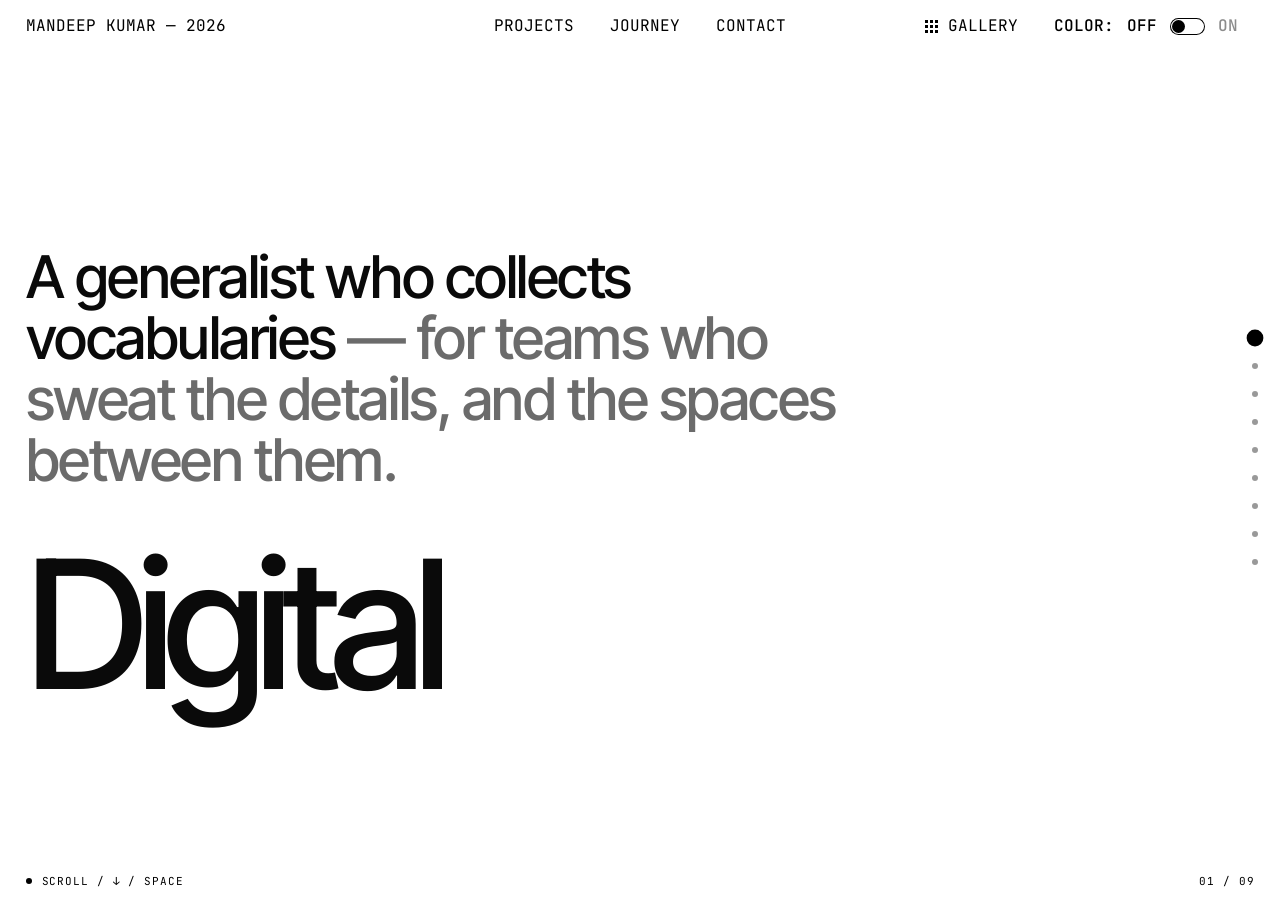
<file: index.html>
<!doctype html>
<html lang="en">
<head>
<meta charset="utf-8" />
<meta name="viewport" content="width=device-width, initial-scale=1" />
<title>Studio — Portfolio 2026</title>
<link rel="preconnect" href="https://fonts.googleapis.com">
<link rel="preconnect" href="https://fonts.gstatic.com" crossorigin>
<link href="https://fonts.googleapis.com/css2?family=Inter+Tight:wght@400;500;600&family=JetBrains+Mono:wght@400;500&family=Dancing+Script:wght@500;600;700&display=swap" rel="stylesheet">
<style>
  :root{
    --bg: #ffffff;
    --fg: #0a0a0a;
    --muted: #6b6b6b;
    --accent: #0a0a0a;
    --line: rgba(10,10,10,0.14);
    --pad-x: clamp(16px, 2vw, 28px);
    --pad-y: clamp(14px, 1.4vw, 22px);
    --header-h: 52px;
    --t: 380ms cubic-bezier(.2,.7,.2,1);
  }
  *{ box-sizing:border-box; margin:0; padding:0; }
  html, body{
    height: 100%;
    background: var(--bg);
    color: var(--fg);
    font-family: "Inter Tight", "Helvetica Neue", Helvetica, Arial, sans-serif;
    -webkit-font-smoothing: antialiased;
    text-rendering: optimizeLegibility;
    overflow: hidden;
    transition: background var(--t), color var(--t);
  }
  a{ color: inherit; text-decoration: none; }

  /* color mode: ON swaps each category panel to a unique hue */
  body.color-on{ --bg: #ffffff; }

  /* ---------------- Header ---------------- */
  header{
    position: fixed; inset: 0 0 auto 0; z-index: 50;
    height: var(--header-h);
    display: grid;
    grid-template-columns: 1fr auto 1fr;
    align-items: center;
    padding: 0 var(--pad-x);
    font-family: "JetBrains Mono", ui-monospace, Menlo, monospace;
    font-size: 16px;
    line-height: 20px;
    letter-spacing: 0;
    text-transform: uppercase;
    background: transparent;
    mix-blend-mode: difference;
    color: #fff;
  }
  header .site-title{ justify-self: start; }
  header nav{ justify-self: center; display:flex; gap: 14px; align-items: stretch; }
  header nav > a{
    position:relative;
    padding: 4px 10px;
    border: 1px solid transparent;
    cursor: pointer;
    color: inherit;
    background: transparent;
    transition: background .18s ease, color .18s ease, border-color .18s ease;
  }
  header nav > a:hover,
  header nav > a.menu-open{
    background: #fff;
    color: #000;
    border-color: #fff;
    mix-blend-mode: normal;
    isolation: isolate;
  }
  header nav > a:hover > *{ color: #000; }

  /* Projects nav dropdown — rendered as <ul> sibling of <header> so it
     escapes the header's mix-blend-mode: difference. JS positions it. */
  .nav-menu{
    position: fixed;
    margin: 0;
    padding: 6px 0;
    list-style: none;
    min-width: 220px;
    background: #0a0a0a;
    color: #fff;
    border: 1px solid #0a0a0a;
    font-family: "JetBrains Mono", ui-monospace, Menlo, monospace;
    font-size: 14px;
    line-height: 1;
    letter-spacing: 0.04em;
    text-transform: uppercase;
    z-index: 80;
  }
  .nav-menu[hidden]{ display: none; }
  .nav-menu li{ list-style: none; }
  .nav-menu a{
    display: flex; justify-content: space-between; align-items: baseline; gap: 18px;
    padding: 11px 16px;
    color: #fff;
    text-decoration: none;
    transition: background .15s ease, color .15s ease;
  }
  .nav-menu a .num{ opacity: .5; font-size: 12px; }
  .nav-menu a:hover,
  .nav-menu a:focus{ background: #fff; color: #0a0a0a; outline: 0; }
  .nav-menu a:hover .num,
  .nav-menu a:focus .num{ opacity: .8; }
  header .right{ justify-self: end; display:flex; align-items:center; gap: 14px; }

  /* Gallery toggle — opens overlay with all projects across categories */
  .gallery-toggle{
    background: transparent;
    border: 1px solid transparent;
    color: inherit;
    font-family: "JetBrains Mono", ui-monospace, Menlo, monospace;
    font-size: 16px;
    line-height: 20px;
    letter-spacing: 0;
    text-transform: uppercase;
    padding: 4px 10px;
    cursor: pointer;
    display: inline-flex; align-items: center; gap: 10px;
    transition: background .18s ease, color .18s ease, border-color .18s ease;
  }
  .gallery-toggle .gal-ico{
    display: inline-grid;
    grid-template-columns: repeat(3, 3px);
    grid-template-rows: repeat(3, 3px);
    gap: 2px;
  }
  .gallery-toggle .gal-ico span{
    display: block;
    width: 3px; height: 3px;
    background: currentColor;
  }
  .gallery-toggle:hover{
    background: #fff;
    color: #000;
    border-color: #fff;
    mix-blend-mode: normal;
    isolation: isolate;
  }

  /* Toggle */
  .toggle{
    display:inline-flex; align-items:center; gap: 8px;
    user-select:none; cursor:pointer;
    font-family: "JetBrains Mono", ui-monospace, Menlo, monospace;
    font-size: 16px;
    padding: 4px 10px;
    border: 1px solid transparent;
    line-height: 20px;
    letter-spacing: 0;
    text-transform: uppercase;
    font-weight: 500;
  }
  .toggle .lbl{
    padding: 0 5px;
  }
  .toggle .lbl.off{ opacity: 1; }
  .toggle .lbl.on{ opacity: .45; }
  body.color-on .toggle .lbl.off{ opacity: .45; }
  body.color-on .toggle .lbl.on{ opacity: 1; }
  .switch{
    position: relative; width: 35px; height: 17px;
    border-radius: 40px;
    background: transparent;
    box-shadow: inset 0 0 0 1px currentColor;
    isolation: isolate;
    transition: background .2s;
  }
  .switch::after{
    content:""; position:absolute; top:2px; left:2px;
    width:13px; height:13px; border-radius:50%;
    background: currentColor;
    transition: transform .24s cubic-bezier(.6,.05,.2,1), background .2s;
  }
  body.color-on .switch{ background: currentColor; }
  body.color-on .switch::after{ transform: translateX(18px); background: #fff; mix-blend-mode: difference; }

  /* ---------------- Paged deck ---------------- */
  .deck{
    position: fixed; inset: 0;
    will-change: transform;
    transition: transform 720ms cubic-bezier(.22,1,.36,1);
  }
  .panel{
    height: 100vh; width: 100vw;
    padding: calc(var(--header-h) + var(--pad-y)) var(--pad-x) var(--pad-y);
    position: relative;
    display: flex; flex-direction: column;
    background: var(--bg);
    transition: background var(--t), color var(--t);
  }

  /* Intro panel */
  .intro{
    justify-content: center;
    gap: clamp(24px, 4vw, 56px);
  }
  .intro p{
    font-weight: 500;
    font-size: clamp(30px, 4.6vw, 72px);
    line-height: 1.04;
    letter-spacing: -0.025em;
    max-width: 24ch;
    text-wrap: pretty;
  }
  .intro .tag-cycler{
    display: flex; align-items: baseline; gap: 18px;
    font-family: "Inter Tight", sans-serif;
    font-weight: 500;
    line-height: 0.92;
    letter-spacing: -0.06em;
    font-size: clamp(64px, 14vw, 200px);
    cursor: pointer;
    user-select: none;
  }
  .intro .tag-cycler .prefix{
    font-family: "JetBrains Mono", ui-monospace, Menlo, monospace;
    font-size: 11px;
    letter-spacing: 0.08em;
    text-transform: uppercase;
    color: var(--muted);
    align-self: flex-start;
    margin-top: 10px;
  }
  .intro .tag-cycler .word{
    display: inline-block;
    transition: opacity .20s cubic-bezier(.2,.7,.2,1), transform .20s cubic-bezier(.2,.7,.2,1);
  }
  .intro .tag-cycler.flip .word{
    opacity: 0; transform: translateY(8px);
  }
  .intro .dim{ color: var(--muted); transition: color var(--t); }
  body.color-on .intro .dim{ color: rgba(10,10,10,.55); }

  /* Category panel */
  .cat{
    justify-content: flex-end;
    cursor: pointer;
  }
  .cat .big{
    font-weight: 500;
    font-size: clamp(120px, 22vw, 360px);
    line-height: 0.86;
    letter-spacing: -0.045em;
    padding: 0 0 50px;
    transition: transform .7s cubic-bezier(.2,.7,.2,1);
    transform-origin: left bottom;
    overflow: hidden;
    white-space: nowrap;
    width: 100%;
    mask-image: linear-gradient(to right, transparent 0, #000 4%, #000 96%, transparent 100%);
    -webkit-mask-image: linear-gradient(to right, transparent 0, #000 4%, #000 96%, transparent 100%);
  }
  .cat .big .marquee{
    display: inline-flex; gap: 0.4em;
    animation: cat-marquee 22s linear infinite;
    will-change: transform;
  }
  .cat .big:hover .marquee{ animation-play-state: paused; }
  .cat .big .marquee span{ display: inline-block; padding-right: 0.4em; }
  @keyframes cat-marquee{
    from{ transform: translateX(0); }
    to{ transform: translateX(-50%); }
  }
  .cat .foot{
    position: absolute; left: var(--pad-x); right: var(--pad-x); top: calc(var(--header-h) + var(--pad-y));
    display: flex; justify-content: space-between; align-items: baseline;
    font-family: "JetBrains Mono", ui-monospace, Menlo, monospace;
    font-size: 11px; letter-spacing: 0.08em; text-transform: uppercase;
    color: var(--muted);
  }
  .cat .idx{ font-variant-numeric: tabular-nums; }
  .cat .topics{
    position: absolute;
    right: var(--pad-x);
    bottom: var(--pad-y, 32px);
    display: flex; flex-direction: row; flex-wrap: wrap;
    justify-content: flex-end;
    gap: 10px 28px;
    font-family: "JetBrains Mono", ui-monospace, Menlo, monospace;
    font-size: 20px; letter-spacing: 0.06em; text-transform: uppercase;
    text-align: right;
    opacity: .85;
    padding: 0;
    margin: 0;
    list-style: none;
    max-width: 70%;
  }
  .cat .topics li{ list-style: none; }

  /* Color-on: each panel reads its own --bg / color set by JS from the active palette */
  body.color-on .panel{
    background: var(--panel-bg, var(--bg));
    color: var(--panel-fg, var(--fg));
    --muted: var(--panel-muted, #6b6b6b);
  }

  /* Journey / timeline panel */
  .journey{
    justify-content: center;
    overflow: hidden;
  }
  .journey .j-top{
    display: flex; align-items: flex-start; justify-content: flex-end;
    gap: 40px;
    font-family: "JetBrains Mono", ui-monospace, Menlo, monospace;
    font-size: 14px; letter-spacing: 0.04em;
    padding-right: 48px;
    position: absolute;
    top: calc(var(--header-h) + var(--pad-y));
    right: var(--pad-x);
  }
  .journey .j-lede{ max-width: 44ch; opacity: .9; }
  .journey .j-lede em{ font-style: normal; color: #7bc96f; }
  .journey .j-head{
    font-family: "Helvetica Neue", Helvetica, Arial, sans-serif;
    opacity: 1;
    padding: 0 0 16px;
    font-size: clamp(32px, 4.5vw, 64px);
    line-height: 0.95;
    letter-spacing: -0.035em;
    font-weight: 500;
    text-align: right;
    text-wrap: balance;
    }
  .journey .j-head em{ font-style: normal; color: #7bc96f; opacity: 1; }
  body.color-on .journey .j-head em{ color: var(--palette-accent, #7bc96f); }
  body.color-on .journey .j-head{ color: var(--panel-fg, currentColor); }
  .journey .j-scroll{
    width: 100%;
    overflow-x: auto;
    overflow-y: hidden;
    scrollbar-width: none;
    padding: 0 48px;
    flex: 0 0 auto;
    height: 760px;
    max-height: calc(100vh - var(--header-h) - 120px);
    cursor: grab;
    user-select: none;
  }
  .journey .j-scroll.dragging{ cursor: grabbing; }
  .journey .j-scroll::-webkit-scrollbar{ display: none; height: 0; width: 0; }
  .journey .j-tl{
    position: relative;
    width: 4800px;
    height: 100%;
    padding: 80px 0 70px;
  }
  .journey .j-tl::before{
    content: "";
    position: absolute; left: 0; right: 0; top: 50%;
    height: 5px; background: currentColor; opacity: 1;
  }
  .journey .j-evt{
    position: absolute; top: 50%;
    display: flex; flex-direction: column; align-items: center;
    gap: 12px;
  }
  .journey .j-evt .j-tick{
    width: 3px; background: currentColor; opacity: 1;
    height: 92px;
  }
  .journey .j-evt.above{ transform: translate(-50%, -100%); }
  .journey .j-evt.below{ transform: translate(-50%, 0); }
  .journey .j-evt.above{ flex-direction: column; }
  .journey .j-evt.below{ flex-direction: column; }
  .journey .j-evt .j-lbl{
    font-family: "JetBrains Mono", ui-monospace, Menlo, monospace;
    font-size: 22px; letter-spacing: 0.02em;
    white-space: nowrap;
    padding: 0 4px; line-height: 1.3;
    font-weight: 500;
  }
  .journey .j-evt.above.tall .j-tick{ height: 172px; }
  .journey .j-evt.muted .j-lbl{ opacity: .35; font-size: 16px; }
  .journey .j-year{
    position: absolute; top: 50%;
    transform: translate(-50%, 0);
    display: flex; flex-direction: column; align-items: center;
    gap: 0;
  }
  .journey .j-year .j-pin{
    width: 10px; height: 74px;
    background: #FF7E0C;
    transform: translateY(-50%);
  }
  .journey .j-year .j-num{
    font-family: "JetBrains Mono", ui-monospace, Menlo, monospace;
    font-size: 20px; color: #FF7E0C; letter-spacing: 0.04em;
    margin-top: -30px;
    font-weight: 500;
  }
  .journey .j-month{
    position: absolute; top: 50%;
    transform: translate(-50%, -50%);
    width: 2px; height: 22px;
    background: currentColor; opacity: 1;
    pointer-events: none;
  }
  .journey .j-zoom{
    display: flex; align-items: center; gap: 14px;
    width: min(640px, 72vw);
    margin: 28px auto 0;
    font-family: "JetBrains Mono", ui-monospace, Menlo, monospace;
    font-size: 14px; letter-spacing: 0.04em;
    opacity: .85;
  }
  .journey .j-zoom input[type=range]{
    flex: 1; appearance: none; background: transparent;
    cursor: ew-resize;
  }
  .journey .j-zoom input[type=range]::-webkit-slider-runnable-track{
    height: 2px; background: currentColor; opacity: .4;
  }
  .journey .j-zoom input[type=range]::-moz-range-track{
    height: 2px; background: currentColor; opacity: .4;
  }
  .journey .j-zoom input[type=range]::-webkit-slider-thumb{
    appearance: none; -webkit-appearance: none;
    width: 16px; height: 16px; border-radius: 50%;
    background: #FF7E0C; margin-top: -7px; cursor: ew-resize;
  }
  .journey .j-zoom input[type=range]::-moz-range-thumb{
    width: 16px; height: 16px; border: 0; border-radius: 50%;
    background: #FF7E0C; cursor: ew-resize;
  }
  .journey .j-zoom .j-zlbl{ text-transform: uppercase; white-space: nowrap; }
  .journey .j-chip{
    position: absolute; top: 50%;
    transform: translate(-50%, -50%);
    background: #d9d9d9; color: #0a0a0a;
    border: 6px solid #498DCA;
    padding: 12px 32px;
    font-family: "JetBrains Mono", ui-monospace, Menlo, monospace;
    font-size: 22px; letter-spacing: 0.18em;
    font-weight: 600;
    text-transform: uppercase;
    white-space: nowrap;
  }

  /* Timeline hidden behind blur until ready to publish — interaction stays live */
  .journey .j-scroll,
  .journey .j-zoom{
    filter: blur(10px);
  }

  /* Contact panel */
  .contact{
    justify-content: center;
  }
  .contact .big-link{
    font-weight: 500;
    font-size: clamp(44px, 7vw, 120px);
    line-height: 0.95;
    letter-spacing: -0.035em;
  }
  .contact .big-link a{ border-bottom: 2px solid transparent; transition: border-color .2s; }
  .contact .big-link a:hover{ border-color: currentColor; }
  .contact .sub{
    margin-top: 28px;
    font-family: "JetBrains Mono", ui-monospace, Menlo, monospace;
    font-size: 11px; letter-spacing: 0.08em; text-transform: uppercase;
    color: var(--muted);
    line-height: 1.8;
  }

  /* ---------------- Page indicator (right) ---------------- */
  .pager{
    position: fixed; right: 16px; top: 50%; transform: translateY(-50%);
    display: flex; flex-direction: column; gap: 10px; z-index: 40;
    mix-blend-mode: difference;
  }
  .pager button{
    width: 18px; height: 18px; border: 0; background: transparent; cursor: pointer;
    display: grid; place-items: center;
  }
  .pager button span{
    display:block; width: 6px; height: 6px; border-radius: 50%;
    background: #fff; opacity: .4; transition: opacity .2s, transform .2s;
  }
  .pager button.active span{ opacity: 1; transform: scale(2.8); }
  .pager button:hover span{ opacity: .9; }

  /* ---------------- Bottom bar ---------------- */
  .bottombar{
    position: fixed; bottom: 0; left: 0; right: 0; z-index: 45;
    display: flex; justify-content: space-between; align-items: center;
    padding: 12px var(--pad-x);
    font-family: "JetBrains Mono", ui-monospace, Menlo, monospace;
    font-size: 11px; letter-spacing: 0.08em; text-transform: uppercase;
    mix-blend-mode: difference; color: #fff;
    pointer-events: none;
  }
  .bottombar .scroll-hint{
    display:flex; align-items:center; gap: 10px;
  }
  .bottombar .scroll-hint .arrow{
    display:inline-block; width: 14px; height: 1px; background: currentColor; position: relative;
  }
  .bottombar .scroll-hint .arrow::after{
    content:""; position:absolute; right:0; top:-3px; width: 7px; height: 7px;
    border-right: 1px solid currentColor; border-top: 1px solid currentColor;
    transform: rotate(45deg); transform-origin: right top;
  }
  .bottombar .dot{
    width: 6px; height: 6px; background: currentColor; border-radius: 50%;
    animation: blip 1.6s ease-in-out infinite;
  }
  @keyframes blip { 50% { opacity: .35; } }

  /* ---------------- Responsive ---------------- */
  @media (max-width: 720px){
    header nav{ display: none; }
    .intro p{ max-width: 16ch; }
    .cat .big{ font-size: clamp(80px, 28vw, 220px); }
    .cat .topics{ display: none; }
  }

  /* ---------------- Project overlay (dense grid) ---------------- */
  .overlay{
    position: fixed; inset: 0; z-index: 70;
    background: #fff; color: #0a0a0a;
    display: flex; flex-direction: column;
    opacity: 0; pointer-events: none;
    transition: opacity .38s ease;
  }
  .overlay.open{ opacity: 1; pointer-events: auto; }
  .overlay .ov-head{
    display: flex; justify-content: space-between; align-items: center;
    padding: 18px var(--pad-x) 0;
    font-family: "JetBrains Mono", ui-monospace, Menlo, monospace;
    font-size: 16px; line-height: 20px; text-transform: uppercase;
    flex: 0 0 auto;
  }
  .overlay .ov-close{
    cursor: pointer; padding: 4px 10px;
    border: 1px solid currentColor;
    background: transparent; color: inherit;
    font: inherit; text-transform: inherit;
  }
  .overlay .ov-close:hover{ background: #0a0a0a; color: #fff; border-color: #0a0a0a; }
  .overlay .ov-titles{
    display: flex; justify-content: space-between; align-items: flex-end;
    padding: 10px var(--pad-x) 40px;
    font-weight: 500;
    font-size: clamp(56px, 9.5vw, 140px);
    line-height: 0.88;
    letter-spacing: -0.06em;
    flex: 0 0 auto;
  }
  .overlay .ov-titles .muted{
    color: rgba(10,10,10,.18);
    cursor: pointer;
    transition: color .24s ease;
  }
  .overlay .ov-titles .muted:hover{ color: rgba(10,10,10,.75); }
  .overlay .ov-grid{
    flex: 1 1 auto;
    display: grid;
    grid-template-columns: repeat(auto-fill, minmax(var(--tile-min, 140px), 1fr));
    align-content: flex-start;
    gap: 0;
    padding: 50px;
    overflow-y: auto;
    overflow-x: hidden;
    position: relative;
  }
  .tile{
    aspect-ratio: 1 / 1;
    position: relative;
    overflow: hidden;
    background: #e8e3d8;
    color: #0a0a0a;
    text-decoration: none;
    cursor: pointer;
    display: block;
    container-type: inline-size;
    transition: transform .28s cubic-bezier(.2,.7,.2,1);
  }
  .tile:hover{ z-index: 5; transform: scale(1.85); box-shadow: 0 24px 60px -12px rgba(0,0,0,.45), 0 8px 20px -6px rgba(0,0,0,.35); }
  .tile:hover .t-hover{ padding: 8cqi; }
  .tile .t-bg{
    position: absolute; inset: 0;
    display: grid; place-items: center;
    font-family: "Inter Tight", sans-serif;
    font-weight: 600;
    font-size: 22cqi;
    letter-spacing: -0.02em;
    line-height: 1;
    text-align: center;
    padding: 6cqi;
    text-wrap: balance;
  }
  .tile .t-hover{
    position: absolute; inset: 0;
    background: #0a0a0a; color: #fff;
    display: flex; flex-direction: column; justify-content: space-between;
    padding: 5cqi;
    opacity: 0;
    transition: opacity .18s ease;
  }
  .tile:hover .t-hover{ opacity: 1; }
  .tile .t-hover .t-name{
    font-family: "Inter Tight", sans-serif;
    font-size: 11cqi; line-height: 1.1;
    letter-spacing: -0.01em;
    font-weight: 500;
  }
  .tile .t-hover .t-name .t-sub{
    display: block; margin-top: 0.3em;
    opacity: .6; font-size: 6cqi;
    font-family: "JetBrains Mono", ui-monospace, Menlo, monospace;
    letter-spacing: .04em; text-transform: uppercase;
  }
  .tile .t-hover .t-meta{
    display: flex; justify-content: space-between;
    font-family: "JetBrains Mono", ui-monospace, Menlo, monospace;
    font-size: 6cqi; letter-spacing: .04em;
  }
  .overlay .ov-controls{
    display: flex; justify-content: space-between; align-items: center;
    padding: 12px var(--pad-x) 0;
    font-family: "JetBrains Mono", ui-monospace, Menlo, monospace;
    font-size: 16px; line-height: 20px; text-transform: uppercase;
    gap: 24px;
    flex: 0 0 auto;
    border-top: 1px solid rgba(10,10,10,.12);
    margin-top: 8px;
    height: 50px;
  }
  .ov-filter{
    display: flex; align-items: center; gap: 0;
    padding: 0 16px 0 0;
    cursor: pointer;
  }
  .ov-filter .title-filter{
    border: 1px solid currentColor;
    padding: 4px 10px;
    transition: background .18s, color .18s;
  }
  .ov-filter:hover .title-filter{ background: #0a0a0a; color: #fff; border-color: #0a0a0a; }
  .ov-range{
    display: flex; align-items: center; gap: 10px;
    flex: 1; max-width: 520px; justify-content: flex-end;
    font-size: 20px; line-height: 1;
  }
  .ov-range .rng-label{ opacity: .85; width: 14px; text-align: center; font-family: Arial, sans-serif; }
  .ov-range .rng-label.minus{ font-size: 22px; }
  .ov-range .rng-label.plus{ font-size: 18px; }
  .ov-range input[type="range"]{
    -webkit-appearance: none; appearance: none;
    width: 320px; height: 2px; background: #0a0a0a;
    outline: none;
  }
  .ov-range input[type="range"]::-webkit-slider-thumb{
    -webkit-appearance: none; appearance: none;
    width: 14px; height: 14px; border-radius: 50%;
    background: #0a0a0a; border: 2px solid #fff;
    box-shadow: 0 0 0 1px #0a0a0a;
    cursor: pointer;
  }
  .ov-range input[type="range"]::-moz-range-thumb{
    width: 14px; height: 14px; border-radius: 50%;
    background: #0a0a0a; border: 2px solid #fff;
    box-shadow: 0 0 0 1px #0a0a0a;
    cursor: pointer;
  }
  .overlay .ov-foot{
    display: flex; justify-content: space-between; align-items: baseline;
    padding: 10px var(--pad-x) 12px;
    font-family: "JetBrains Mono", ui-monospace, Menlo, monospace;
    font-size: 11px; letter-spacing: 0.08em; text-transform: uppercase;
    color: rgba(10,10,10,.55);
    gap: 24px;
    flex: 0 0 auto;
  }
  .overlay .ov-desc{
    max-width: 64ch; line-height: 1.5;
    font-family: "Inter Tight", sans-serif;
    font-size: 14px; text-transform: none; letter-spacing: -0.005em;
    color: #0a0a0a;
  }
</style>
</head>
<body>

<header>
  <div class="site-title"><a href="#intro" data-go="0">Mandeep Kumar — 2026</a></div>
  <nav>
    <a href="#work" data-go="1" class="nav-trigger" id="projectsTrigger" aria-haspopup="true" aria-controls="projectsMenu">Projects</a>
    <a href="#about" data-go="7">Journey</a>
    <a href="#contact" data-go="8">Contact</a>
  </nav>
  <div class="right">
    <button type="button" class="gallery-toggle" id="galleryToggle" aria-label="Open gallery of all projects">
      <span class="gal-ico" aria-hidden="true">
        <span></span><span></span><span></span>
        <span></span><span></span><span></span>
        <span></span><span></span><span></span>
      </span>
      Gallery
    </button>
    <label class="toggle" id="toggle">
      <span>Color:</span>
      <span class="lbl off">Off</span>
      <span class="switch" aria-hidden="true"></span>
      <span class="lbl on">On</span>
    </label>
  </div>
</header>

<!-- Projects category dropdown — rendered outside <header> so the difference
     blend of the header doesn't recolor it. Positioned via JS under the trigger. -->
<ul class="nav-menu" id="projectsMenu" role="menu" hidden>
  <li><a href="#" data-go="1">Digital<span class="num">01</span></a></li>
  <li><a href="#" data-go="2">Identity<span class="num">02</span></a></li>
  <li><a href="#" data-go="3">Print<span class="num">03</span></a></li>
  <li><a href="#" data-go="4">Motion<span class="num">04</span></a></li>
  <li><a href="#" data-go="5">Experiments<span class="num">05</span></a></li>
  <li><a href="#" data-go="6">Operations<span class="num">06</span></a></li>
</ul>

<div class="deck" id="deck">

  <!-- 0: Intro -->
  <section class="panel intro" data-hue="cream">
    <p>
      A generalist who collects vocabularies <span class="dim">— for teams who sweat the details, and the spaces between them.</span>
    </p>
    <div class="tag-cycler" id="tagCycler" role="button" aria-label="Cycle focus tag">
      <span class="word" id="tagWord">Digital</span>
    </div>
  </section>

  <!-- 1: Digital -->
  <section class="panel cat" data-hue="red" data-go-next>
    <div class="foot">
      <span class="idx">01 — Digital</span>
      <span>07 Projects</span>
    </div>
    <ul class="topics">
      <li>Product</li><li>Web</li><li>Mobile</li><li>Prototype</li><li>Systems</li>
    </ul>
    <div class="big"><span class="marquee"><span>Digital</span><span>Digital</span><span>Digital</span><span>Digital</span><span>Digital</span><span>Digital</span></span></div>
  </section>

  <!-- 2: Identity -->
  <section class="panel cat" data-hue="blue" data-go-next>
    <div class="foot">
      <span class="idx">02 — Identity</span>
      <span>05 Projects</span>
    </div>
    <ul class="topics">
      <li>Wordmarks</li><li>Systems</li><li>Packaging</li><li>Typography</li>
    </ul>
    <div class="big"><span class="marquee"><span>Identity</span><span>Identity</span><span>Identity</span><span>Identity</span><span>Identity</span><span>Identity</span></span></div>
  </section>

  <!-- 3: Print -->
  <section class="panel cat" data-hue="cream" data-go-next>
    <div class="foot">
      <span class="idx">03 — Print</span>
      <span>04 Projects</span>
    </div>
    <ul class="topics">
      <li>Editorial</li><li>Books</li><li>Posters</li><li>Zines</li>
    </ul>
    <div class="big"><span class="marquee"><span>Print</span><span>Print</span><span>Print</span><span>Print</span><span>Print</span><span>Print</span><span>Print</span><span>Print</span></span></div>
  </section>

  <!-- 4: Motion -->
  <section class="panel cat" data-hue="green" data-go-next>
    <div class="foot">
      <span class="idx">04 — Motion</span>
      <span>03 Projects</span>
    </div>
    <ul class="topics">
      <li>Titles</li><li>Loops</li><li>Reveals</li>
    </ul>
    <div class="big"><span class="marquee"><span>Motion</span><span>Motion</span><span>Motion</span><span>Motion</span><span>Motion</span><span>Motion</span></span></div>
  </section>

  <!-- 5: Experiments -->
  <section class="panel cat" data-hue="pink" data-go-next>
    <div class="foot">
      <span class="idx">05 — Experiments</span>
      <span>06 Projects</span>
    </div>
    <ul class="topics">
      <li>Tools</li><li>Generative</li><li>Code</li><li>Play</li>
    </ul>
    <div class="big"><span class="marquee"><span>Experiments</span><span>Experiments</span><span>Experiments</span><span>Experiments</span></span></div>
  </section>

  <!-- 6: Operations -->
  <section class="panel cat" data-hue="amber" data-go-next>
    <div class="foot">
      <span class="idx">06 — Operations</span>
      <span>05 Projects</span>
    </div>
    <ul class="topics">
      <li>Process</li><li>Systems</li><li>Playbook</li><li>Teams</li>
    </ul>
    <div class="big"><span class="marquee"><span>Operations</span><span>Operations</span><span>Operations</span><span>Operations</span></span></div>
  </section>

  <!-- 7: Journey / timeline -->
  <section class="panel journey" data-hue="ink">
    <div class="j-top">
      <div class="j-head">pppast<br>present<br><em>FUTUREEE</em></div>
    </div>
    <div class="j-scroll">
    <div class="j-tl">
      <!-- Events above the line. Each gets a tick of custom height so adjacent labels clear each other. -->
      <div class="j-evt above" style="left:56.667%"><div class="j-lbl">IIT Kanpur</div><div class="j-tick"></div></div>
      <div class="j-evt above" style="left:60.000%"><div class="j-lbl">Travels</div><div class="j-tick"></div></div>
      <div class="j-evt above tall" style="left:61.667%"><div class="j-lbl">drop out of IIT</div><div class="j-tick"></div></div>
      <div class="j-evt above" style="left:70.000%"><div class="j-lbl">NIFT Delhi</div><div class="j-tick"></div></div>

      <!-- Below-the-line event text -->
      <div class="j-evt below" style="left:57.333%"><div class="j-tick"></div><div class="j-lbl">JEE ’17<br>AIR 570</div></div>
      <div class="j-evt below muted" style="left:60.333%"><div class="j-tick"></div><div class="j-lbl">Extensive<br>interest and<br>research in<br>psychedelics</div></div>

      <!-- Year pins (orange) -->
      <div class="j-year" style="left:0.000%"><div class="j-pin"></div><div class="j-num">2000</div></div>
      <div class="j-year" style="left:3.333%"><div class="j-pin"></div><div class="j-num">2001</div></div>
      <div class="j-year" style="left:6.667%"><div class="j-pin"></div><div class="j-num">2002</div></div>
      <div class="j-year" style="left:10.000%"><div class="j-pin"></div><div class="j-num">2003</div></div>
      <div class="j-year" style="left:13.333%"><div class="j-pin"></div><div class="j-num">2004</div></div>
      <div class="j-year" style="left:16.667%"><div class="j-pin"></div><div class="j-num">2005</div></div>
      <div class="j-year" style="left:20.000%"><div class="j-pin"></div><div class="j-num">2006</div></div>
      <div class="j-year" style="left:23.333%"><div class="j-pin"></div><div class="j-num">2007</div></div>
      <div class="j-year" style="left:26.667%"><div class="j-pin"></div><div class="j-num">2008</div></div>
      <div class="j-year" style="left:30.000%"><div class="j-pin"></div><div class="j-num">2009</div></div>
      <div class="j-year" style="left:33.333%"><div class="j-pin"></div><div class="j-num">2010</div></div>
      <div class="j-year" style="left:36.667%"><div class="j-pin"></div><div class="j-num">2011</div></div>
      <div class="j-year" style="left:40.000%"><div class="j-pin"></div><div class="j-num">2012</div></div>
      <div class="j-year" style="left:43.333%"><div class="j-pin"></div><div class="j-num">2013</div></div>
      <div class="j-year" style="left:46.667%"><div class="j-pin"></div><div class="j-num">2014</div></div>
      <div class="j-year" style="left:50.000%"><div class="j-pin"></div><div class="j-num">2015</div></div>
      <div class="j-year" style="left:53.333%"><div class="j-pin"></div><div class="j-num">2016</div></div>
      <div class="j-year" style="left:56.667%"><div class="j-pin"></div><div class="j-num">2017</div></div>
      <div class="j-year" style="left:60.000%"><div class="j-pin"></div><div class="j-num">2018</div></div>
      <div class="j-year" style="left:63.333%"><div class="j-pin"></div><div class="j-num">2019</div></div>
      <div class="j-year" style="left:66.667%"><div class="j-pin"></div><div class="j-num">2020</div></div>
      <div class="j-year" style="left:70.000%"><div class="j-pin"></div><div class="j-num">2021</div></div>
      <div class="j-year" style="left:73.333%"><div class="j-pin"></div><div class="j-num">2022</div></div>
      <div class="j-year" style="left:76.667%"><div class="j-pin"></div><div class="j-num">2023</div></div>
      <div class="j-year" style="left:80.000%"><div class="j-pin"></div><div class="j-num">2024</div></div>
      <div class="j-year" style="left:83.333%"><div class="j-pin"></div><div class="j-num">2025</div></div>
      <div class="j-year" style="left:86.667%"><div class="j-pin"></div><div class="j-num">2026</div></div>
      <div class="j-year" style="left:90.000%"><div class="j-pin"></div><div class="j-num">2027</div></div>
      <div class="j-year" style="left:93.333%"><div class="j-pin"></div><div class="j-num">2028</div></div>
      <div class="j-year" style="left:96.667%"><div class="j-pin"></div><div class="j-num">2029</div></div>
      <div class="j-year" style="left:100.000%"><div class="j-pin"></div><div class="j-num">2030</div></div>

      <!-- Feature chip (offset right of 2021 pin so both are visible) -->
      <div class="j-chip" style="left:68.333%">ISOLATION</div>
    </div>
    </div>
    <div class="j-zoom">
      <span class="j-zlbl">Zoom —</span>
      <span>−</span>
      <input type="range" id="jZoom" min="1" max="6" step="0.1" value="1" aria-label="Zoom timeline">
      <span>+</span>
    </div>
  </section>

  <!-- 8: Contact -->
  <section class="panel contact" data-hue="ink">
    <div class="big-link">
      Say hello —<br>
      <a href="mailto:hello@example.com">hello@example.com</a>
    </div>
    <div class="sub">
      Based in Brooklyn, NY · Working worldwide<br>
      Instagram — Are.na — Read.cv<br>
      © 2026 Studio Index
    </div>
  </section>

</div>

<!-- Project overlay -->
<div class="overlay" id="overlay" aria-hidden="true">
  <div class="ov-head">
    <span id="ovIdx">01 — Digital</span>
    <button class="ov-close" id="ovClose">Close ×</button>
  </div>
  <div class="ov-titles">
    <span id="ovTitle">Digital</span>
    <span class="muted" id="ovNext">Identity</span>
  </div>
  <div class="ov-grid" id="ovStage"></div>
  <div class="ov-controls">
    <div class="ov-filter" id="ovFilter"><span class="title-filter">Filter by topic</span></div>
    <div class="ov-range">
      <span class="rng-label minus">−</span>
      <input type="range" id="ovRange" min="16" max="48" value="16" step="0.01">
      <span class="rng-label plus">+</span>
    </div>
  </div>
  <div class="ov-foot">
    <span id="ovCount">07 Projects</span>
  </div>
</div>

<aside class="pager" id="pager" aria-label="Page navigation"></aside>

<div class="bottombar">
  <span class="scroll-hint"><span class="dot"></span> Scroll / ↓ / Space</span>
  <span id="counter">01 / 07</span>
</div>

<script>
  const deck = document.getElementById('deck');
  const panels = Array.from(document.querySelectorAll('.panel'));
  const pager = document.getElementById('pager');
  const counter = document.getElementById('counter');
  const toggle = document.getElementById('toggle');

  let idx = 0;
  const total = panels.length;

  // Build pager
  panels.forEach((_, i) => {
    const b = document.createElement('button');
    b.innerHTML = '<span></span>';
    b.setAttribute('aria-label', 'Go to panel ' + (i+1));
    b.addEventListener('click', () => go(i));
    pager.appendChild(b);
  });
  const pagerBtns = Array.from(pager.children);

  function render(){
    deck.style.transform = `translateY(${-idx * 100}vh)`;
    pagerBtns.forEach((b,i)=> b.classList.toggle('active', i===idx));
    counter.textContent = String(idx+1).padStart(2,'0') + ' / ' + String(total).padStart(2,'0');
    localStorage.setItem('panel-idx', idx);
  }
  function go(n){ idx = Math.max(0, Math.min(total-1, n)); render(); }

  // Restore
  const saved = parseInt(localStorage.getItem('panel-idx') || '0', 10);
  if (!isNaN(saved)) idx = Math.max(0, Math.min(total-1, saved));
  render();

  // Wheel (debounced)
  let locked = false;
  window.addEventListener('wheel', (e) => {
    if (locked) return;
    if (Math.abs(e.deltaY) < 12) return;
    locked = true;
    go(idx + (e.deltaY > 0 ? 1 : -1));
    setTimeout(()=> locked = false, 720);
  }, { passive: true });

  // Keyboard
  window.addEventListener('keydown', (e) => {
    if (['ArrowDown','PageDown',' '].includes(e.key)){ e.preventDefault(); go(idx+1); }
    if (['ArrowUp','PageUp'].includes(e.key)){ e.preventDefault(); go(idx-1); }
    if (e.key === 'Home'){ go(0); }
    if (e.key === 'End'){ go(total-1); }
  });

  // Touch
  let touchY = null;
  window.addEventListener('touchstart', (e) => { touchY = e.touches[0].clientY; }, {passive:true});
  window.addEventListener('touchend', (e) => {
    if (touchY == null) return;
    const dy = touchY - e.changedTouches[0].clientY;
    if (Math.abs(dy) > 40) go(idx + (dy > 0 ? 1 : -1));
    touchY = null;
  });

  // Click on category panels opens project overlay
  const catData = {
    1: { name: 'Digital', idx: '01 — Digital', count: '03 Projects',
         desc: 'Products, web experiences and prototypes — shipped with teams from 3 to 300, across finance, tools and consumer software.',
         projects: [
           ['Ledger','Consumer banking app','2025'],
           ['Pulse','Internal ops dashboard','2025'],
           ['Harbor','Marketplace redesign','2024'],
         ]},
    2: { name: 'Identity', idx: '02 — Identity', count: '03 Projects',
         desc: 'Wordmarks, systems and packaging for studios, labels and consumer brands — with an ear for tone and a love of grotesques.',
         projects: [
           ['Slowmail','Brand system','2025'],
           ['Halcyon','Label identity','2024'],
           ['Kiln','Coffee packaging','2024'],
         ]},
    3: { name: 'Print', idx: '03 — Print', count: '02 Projects',
         desc: 'Editorial, books and posters — considered grids, considered paper, considered ink.',
         projects: [
           ['Iss03','Independent magazine','2025'],
           ['Parallel','Photo book','2024'],
         ]},
    4: { name: 'Motion', idx: '04 — Motion', count: '03 Projects',
         desc: 'Title sequences, loops and brand reveals — motion that earns its keep in the story.',
         projects: [
           ['Titles','Short film sequence','2025'],
           ['Loops','Generative studies','2024'],
           ['Reveal','Halcyon brand','2024'],
         ]},
    5: { name: 'Experiments', idx: '05 — Experiments', count: '05 Projects',
         desc: 'Small tools, generative sketches and off-the-clock play that teach me new things.',
         projects: [
           ['Weather','As typography','2025'],
           ['Paper','Calculator','2025'],
           ['Tiny','Text editor','2024'],
           ['Grid','Generator','2024'],
           ['Sound','Reactive posters','2023'],
         ]},
    6: { name: 'Operations', idx: '06 — Operations', count: '02 Projects',
         desc: 'The scaffolding of a studio — rituals, metrics, feedback loops and the systems that keep the work honest.',
         projects: [
           ['Brandix','Apparel production internship','2025'],
           ['Signal','Metrics framework','2025'],
         ]},
  };

  // Derive every "NN Projects" label from the projects array (single source of truth)
  // so the category panel foot, overlay header, and any future counts stay in sync.
  Object.values(catData).forEach(c => {
    c.count = String(c.projects.length).padStart(2, '0') + ' Projects';
  });
  document.querySelectorAll('.panel.cat').forEach((panel, i) => {
    const c = catData[i + 1];
    if (!c) return;
    const spans = panel.querySelectorAll('.foot span');
    if (spans[1]) spans[1].textContent = c.count;
  });

  const overlay = document.getElementById('overlay');
  const ovStage = document.getElementById('ovStage');
  const ovTitle = document.getElementById('ovTitle');
  const ovIdx = document.getElementById('ovIdx');
  const ovCount = document.getElementById('ovCount');

  function seededRand(seed){
    let s = seed;
    return () => { s = (s * 9301 + 49297) % 233280; return s / 233280; };
  }

  let currentCatIdx = 1;
  function openCat(i){
    const c = catData[i];
    if (!c) return;
    currentCatIdx = i;
    ovTitle.textContent = c.name;
    ovIdx.textContent = c.idx;
    ovCount.textContent = c.count;
    document.getElementById('ovNext').textContent = catData[i+1] ? catData[i+1].name : catData[1].name;
    ovStage.innerHTML = '';

    const rand = seededRand(i * 137 + 7);
    const palette = [
      ['#efe9d9','#0a0a0a'],['#ff2d1f','#ffffff'],['#1f3bff','#ffffff'],
      ['#c8ea4a','#0a0a0a'],['#ff9cc8','#0a0a0a'],['#0a0a0a','#ffffff'],
      ['#ffd400','#0a0a0a'],['#e8e3d8','#0a0a0a'],['#ffffff','#0a0a0a'],
      ['#7a00ff','#ffffff'],['#00a859','#ffffff'],['#ff5a1f','#ffffff'],
    ];
    // Render exactly one tile per project (no repeats)
    const total = c.projects.length;
    const catIxNum = String(i).padStart(2, '0');
    for (let k = 0; k < total; k++){
      const p = c.projects[k % c.projects.length];
      const [bg, fg] = palette[Math.floor(rand() * palette.length)];
      const tile = document.createElement('a');
      tile.className = 'tile';
      const nextProj = c.projects[(k + 1) % c.projects.length];
      const qp = new URLSearchParams({
        cat: c.name,
        catIx: catIxNum,
        title: p[0],
        lede: p[1],
        next: nextProj[0],
      });
      tile.href = `project.html?${qp.toString()}`;
      tile.style.background = bg;
      tile.style.color = fg;
      const num = String((k % c.projects.length) + 1).padStart(2,'0');
      tile.innerHTML = `
        <div class="t-bg">${p[0]}</div>
        <div class="t-hover">
          <div class="t-name">${p[0]}<span class="t-sub">${p[1]}</span></div>
          <div class="t-meta"><span>${num}</span></div>
        </div>`;
      ovStage.appendChild(tile);
    }

    overlay.classList.add('open');
    overlay.setAttribute('aria-hidden','false');
  }

  function openAllProjects(){
    currentCatIdx = 0; // sentinel — 'next' jumps to category 01
    ovTitle.textContent = 'All';
    ovIdx.textContent = 'All Projects';
    document.getElementById('ovNext').textContent = catData[1].name;
    ovStage.innerHTML = '';

    // Flatten every project with its parent category context
    const all = [];
    Object.keys(catData).forEach(key => {
      const c = catData[key];
      c.projects.forEach(p => all.push({ title: p[0], sub: p[1], catName: c.name, catKey: key }));
    });
    ovCount.textContent = String(all.length).padStart(2, '0') + ' Projects';

    const rand = seededRand(42);
    const palette = [
      ['#efe9d9','#0a0a0a'],['#ff2d1f','#ffffff'],['#1f3bff','#ffffff'],
      ['#c8ea4a','#0a0a0a'],['#ff9cc8','#0a0a0a'],['#0a0a0a','#ffffff'],
      ['#ffd400','#0a0a0a'],['#e8e3d8','#0a0a0a'],['#ffffff','#0a0a0a'],
      ['#7a00ff','#ffffff'],['#00a859','#ffffff'],['#ff5a1f','#ffffff'],
    ];

    all.forEach((p, k) => {
      const [bg, fg] = palette[Math.floor(rand() * palette.length)];
      const tile = document.createElement('a');
      tile.className = 'tile';
      const qp = new URLSearchParams({
        cat: p.catName,
        catIx: String(p.catKey).padStart(2, '0'),
        title: p.title,
        lede: p.sub,
      });
      tile.href = `project.html?${qp.toString()}`;
      tile.style.background = bg;
      tile.style.color = fg;
      const num = String(k + 1).padStart(2, '0');
      tile.innerHTML = `
        <div class="t-bg">${p.title}</div>
        <div class="t-hover">
          <div class="t-name">${p.title}<span class="t-sub">${p.catName}</span></div>
          <div class="t-meta"><span>${num}</span></div>
        </div>`;
      ovStage.appendChild(tile);
    });

    overlay.classList.add('open');
    overlay.setAttribute('aria-hidden', 'false');
  }

  function closeOverlay(){
    overlay.classList.remove('open');
    overlay.setAttribute('aria-hidden','true');
  }

  document.getElementById('ovClose').addEventListener('click', closeOverlay);
  document.getElementById('galleryToggle').addEventListener('click', openAllProjects);
  // Click the muted "next category" title → switch overlay to that category
  document.getElementById('ovNext').addEventListener('click', () => {
    const total = Object.keys(catData).length;
    const nextI = (currentCatIdx % total) + 1;
    openCat(nextI);
  });
  window.addEventListener('keydown', (e) => { if (e.key === 'Escape') closeOverlay(); });

  // Tile size slider — right side = larger tiles (bigger min width).
  // Slider value 16..48 maps linearly to --tile-min 120..480px. The grid
  // uses auto-fill, so column count adjusts with window width automatically
  // and resizing never causes a discontinuous jump.
  const ovRange = document.getElementById('ovRange');
  ovRange.addEventListener('input', () => {
    const v = parseFloat(ovRange.value);
    const tileMin = 120 + (v - 16) * ((480 - 120) / (48 - 16));
    document.getElementById('ovStage').style.setProperty('--tile-min', tileMin + 'px');
  });

  document.querySelectorAll('[data-go-next]').forEach((el, i) => {
    el.addEventListener('click', () => openCat(i + 1));
  });

  // ---------- Projects nav dropdown (hover-revealed) ----------
  (() => {
    const trigger = document.getElementById('projectsTrigger');
    const menu = document.getElementById('projectsMenu');
    if (!trigger || !menu) return;
    let hideTimer;
    function position(){
      const r = trigger.getBoundingClientRect();
      menu.style.top = r.bottom + 4 + 'px';
      menu.style.left = r.left + 'px';
    }
    function show(){
      clearTimeout(hideTimer);
      position();
      menu.hidden = false;
      trigger.classList.add('menu-open');
    }
    function hide(){
      hideTimer = setTimeout(() => {
        menu.hidden = true;
        trigger.classList.remove('menu-open');
      }, 140);
    }
    trigger.addEventListener('mouseenter', show);
    trigger.addEventListener('mouseleave', hide);
    trigger.addEventListener('focus', show);
    trigger.addEventListener('blur', hide);
    menu.addEventListener('mouseenter', () => clearTimeout(hideTimer));
    menu.addEventListener('mouseleave', hide);
    window.addEventListener('resize', () => { if (!menu.hidden) position(); });
  })();

  // Nav jump links
  document.querySelectorAll('[data-go]').forEach(a => {
    a.addEventListener('click', (e) => {
      e.preventDefault();
      go(parseInt(a.dataset.go, 10));
    });
  });

  // Color toggle — cycles through palettes; each click re-colors every panel differently
  const palettes = [
    // 0: warm editorial — intro, digital, identity, print, motion, experiments, operations, journey
    [['#efe9d9','#0a0a0a'], ['#ff2d1f','#ffffff'], ['#1f3bff','#ffffff'], ['#efe9d9','#0a0a0a'], ['#c8ea4a','#0a0a0a'], ['#ff9cc8','#0a0a0a'], ['#ffb84a','#0a0a0a'], ['#0a0a0a','#ffffff']],
    // 1: high-contrast primaries
    [['#fff25a','#0a0a0a'], ['#0a0a0a','#fff25a'], ['#ff5a1f','#ffffff'], ['#2b2bff','#ffffff'], ['#eaffc8','#0a0a0a'], ['#ff2d78','#ffffff'], ['#7a00ff','#ffffff'], ['#ffffff','#0a0a0a']],
    // 2: pastel muted
    [['#f3ede3','#0a0a0a'], ['#e8d8ff','#0a0a0a'], ['#cfe6ff','#0a0a0a'], ['#ffe4c7','#0a0a0a'], ['#d6f0d3','#0a0a0a'], ['#ffd6e1','#0a0a0a'], ['#fff0d0','#0a0a0a'], ['#e6e2d8','#0a0a0a']],
    // 3: bold saturated
    [['#1f3bff','#ffffff'], ['#ff2d1f','#ffffff'], ['#00a859','#ffffff'], ['#ffcc00','#0a0a0a'], ['#ff5fa2','#ffffff'], ['#7a00ff','#ffffff'], ['#00d1b2','#0a0a0a'], ['#0a0a0a','#ffffff']],
    // 4: mono ink
    [['#ffffff','#0a0a0a'], ['#0a0a0a','#ffffff'], ['#ffffff','#0a0a0a'], ['#0a0a0a','#ffffff'], ['#ffffff','#0a0a0a'], ['#0a0a0a','#ffffff'], ['#0a0a0a','#ffffff'], ['#ffffff','#0a0a0a']],
  ];
  let paletteIdx = parseInt(localStorage.getItem('palette-idx') || '-1', 10);

  function applyPalette(){
    if (paletteIdx < 0) return;
    const pal = palettes[paletteIdx % palettes.length];

    function rgb(hex){ return [parseInt(hex.slice(1,3),16), parseInt(hex.slice(3,5),16), parseInt(hex.slice(5,7),16)]; }
    function luma(hex){ const [r,g,b] = rgb(hex).map(v=>v/255); return 0.2126*r + 0.7152*g + 0.0722*b; }
    function saturation(hex){
      const [R,G,B] = rgb(hex).map(v=>v/255);
      const max = Math.max(R,G,B), min = Math.min(R,G,B);
      const l = (max+min)/2;
      if (max===min) return 0;
      return l > 0.5 ? (max-min)/(2-max-min) : (max-min)/(max+min);
    }
    function contrast(a, b){
      const la = luma(a), lb = luma(b);
      const L1 = Math.max(la,lb), L2 = Math.min(la,lb);
      return (L1 + 0.05) / (L2 + 0.05);
    }

    // Journey is panel index 7 (after Operations was added). Pick an accent
    // for the j-head <em> that's always readable on the journey panel's bg.
    const journey = pal[7 % pal.length];
    const journeyBg = journey[0];
    const journeyFg = journey[1];
    // Rank palette bgs by saturation, require WCAG AA (4.5:1) contrast with journey bg.
    const ranked = pal
      .map(([bg]) => bg)
      .filter(c => c !== journeyBg)
      .sort((a,b) => saturation(b) - saturation(a));
    let accent = ranked.find(c => contrast(c, journeyBg) >= 4.5);
    // Fallback: the journey panel's own fg colour — guaranteed to contrast.
    if (!accent) accent = journeyFg;
    document.documentElement.style.setProperty('--palette-accent', accent);

    panels.forEach((p, i) => {
      const [bg, fg] = pal[i % pal.length];
      p.style.setProperty('--panel-bg', bg);
      p.style.setProperty('--panel-fg', fg);
      p.style.setProperty('--panel-muted', fg === '#ffffff' ? 'rgba(255,255,255,.7)' : 'rgba(10,10,10,.55)');
    });
  }

  if (localStorage.getItem('color-mode') === 'on' && paletteIdx >= 0) {
    document.body.classList.add('color-on');
    applyPalette();
  }

  toggle.addEventListener('click', (e) => {
    e.stopPropagation();
    // Binary ON/OFF. Each OFF → ON transition advances to the next palette.
    if (document.body.classList.contains('color-on')) {
      document.body.classList.remove('color-on');
      localStorage.setItem('color-mode', 'off');
    } else {
      paletteIdx = (Math.max(paletteIdx, -1) + 1) % palettes.length;
      document.body.classList.add('color-on');
      applyPalette();
      localStorage.setItem('palette-idx', paletteIdx);
      localStorage.setItem('color-mode', 'on');
    }
  });

  // Build month divisions between year pins on the journey timeline
  (() => {
    const tl = document.querySelector('.journey .j-tl');
    if (!tl) return;
    const years = Array.from(tl.querySelectorAll('.j-year'));
    const positions = years.map(y => parseFloat(y.style.left));
    for (let i = 0; i < positions.length - 1; i++){
      const a = positions[i], b = positions[i+1];
      for (let m = 1; m < 12; m++){
        const x = a + (b - a) * (m / 12);
        const el = document.createElement('div');
        el.className = 'j-month';
        el.style.left = x + '%';
        tl.appendChild(el);
      }
    }
  })();

  // Timeline zoom slider — scales .j-tl width horizontally
  (() => {
    const tl = document.querySelector('.journey .j-tl');
    const scroller = document.querySelector('.journey .j-scroll');
    const zoom = document.getElementById('jZoom');
    if (!tl || !scroller || !zoom) return;
    const baseWidth = parseFloat(getComputedStyle(tl).width);
    function apply(){
      const z = parseFloat(zoom.value);
      const prevScroll = scroller.scrollLeft + scroller.clientWidth / 2;
      const prevWidth = tl.offsetWidth;
      tl.style.width = (baseWidth * z) + 'px';
      // Keep the center of the viewport roughly anchored
      const ratio = (baseWidth * z) / prevWidth;
      scroller.scrollLeft = prevScroll * ratio - scroller.clientWidth / 2;
      localStorage.setItem('j-zoom', z);
    }
    const saved = parseFloat(localStorage.getItem('j-zoom') || '1');
    if (!isNaN(saved)) { zoom.value = saved; }
    // Apply initial sizing so saved zoom takes effect
    tl.style.width = (baseWidth * parseFloat(zoom.value)) + 'px';
    zoom.addEventListener('input', apply);
  })();

  // Timeline drag-to-pan
  (() => {
    const scroller = document.querySelector('.journey .j-scroll');
    if (!scroller) return;
    let down = false, startX = 0, startScroll = 0;
    scroller.addEventListener('pointerdown', (e) => {
      // Let interactive children receive their own clicks
      if (e.target.closest('input, button, a')) return;
      down = true;
      startX = e.clientX;
      startScroll = scroller.scrollLeft;
      scroller.classList.add('dragging');
      scroller.setPointerCapture(e.pointerId);
    });
    scroller.addEventListener('pointermove', (e) => {
      if (!down) return;
      e.preventDefault();
      scroller.scrollLeft = startScroll - (e.clientX - startX);
    });
    function end(e){
      if (!down) return;
      down = false;
      scroller.classList.remove('dragging');
      try { scroller.releasePointerCapture(e.pointerId); } catch(_){}
    }
    scroller.addEventListener('pointerup', end);
    scroller.addEventListener('pointercancel', end);
    scroller.addEventListener('pointerleave', end);
    // Block the deck's wheel-to-advance while hovering the timeline; allow horizontal wheel scroll here
    scroller.addEventListener('wheel', (e) => {
      e.stopPropagation();
      // If user scrolls vertically on a trackpad, treat it as horizontal pan
      if (Math.abs(e.deltaY) > Math.abs(e.deltaX)) {
        scroller.scrollLeft += e.deltaY;
        e.preventDefault();
      }
    }, { passive: false });
  })();

  // Tag cycler — huge rotating topic word under the intro
  const tags = ['Digital','Identity','Print','Motion','Type','Systems','Rave','Play','Brand','Tools'];
  let tagIdx = 0;
  const tagCycler = document.getElementById('tagCycler');
  const tagWord = document.getElementById('tagWord');
  function cycleTag(){
    tagCycler.classList.add('flip');
    setTimeout(() => {
      tagIdx = (tagIdx + 1) % tags.length;
      tagWord.textContent = tags[tagIdx];
      tagCycler.classList.remove('flip');
    }, 200);
  }
  tagCycler.addEventListener('click', cycleTag);
  setInterval(() => { if (idx === 0) cycleTag(); }, 1500);

  // Right-click toggle to turn color OFF
  toggle.addEventListener('contextmenu', (e) => {
    e.preventDefault();
    document.body.classList.remove('color-on');
    paletteIdx = -1;
    localStorage.setItem('color-mode', 'off');
    localStorage.setItem('palette-idx', '-1');
  });

</script>

</body>
</html>
</file>
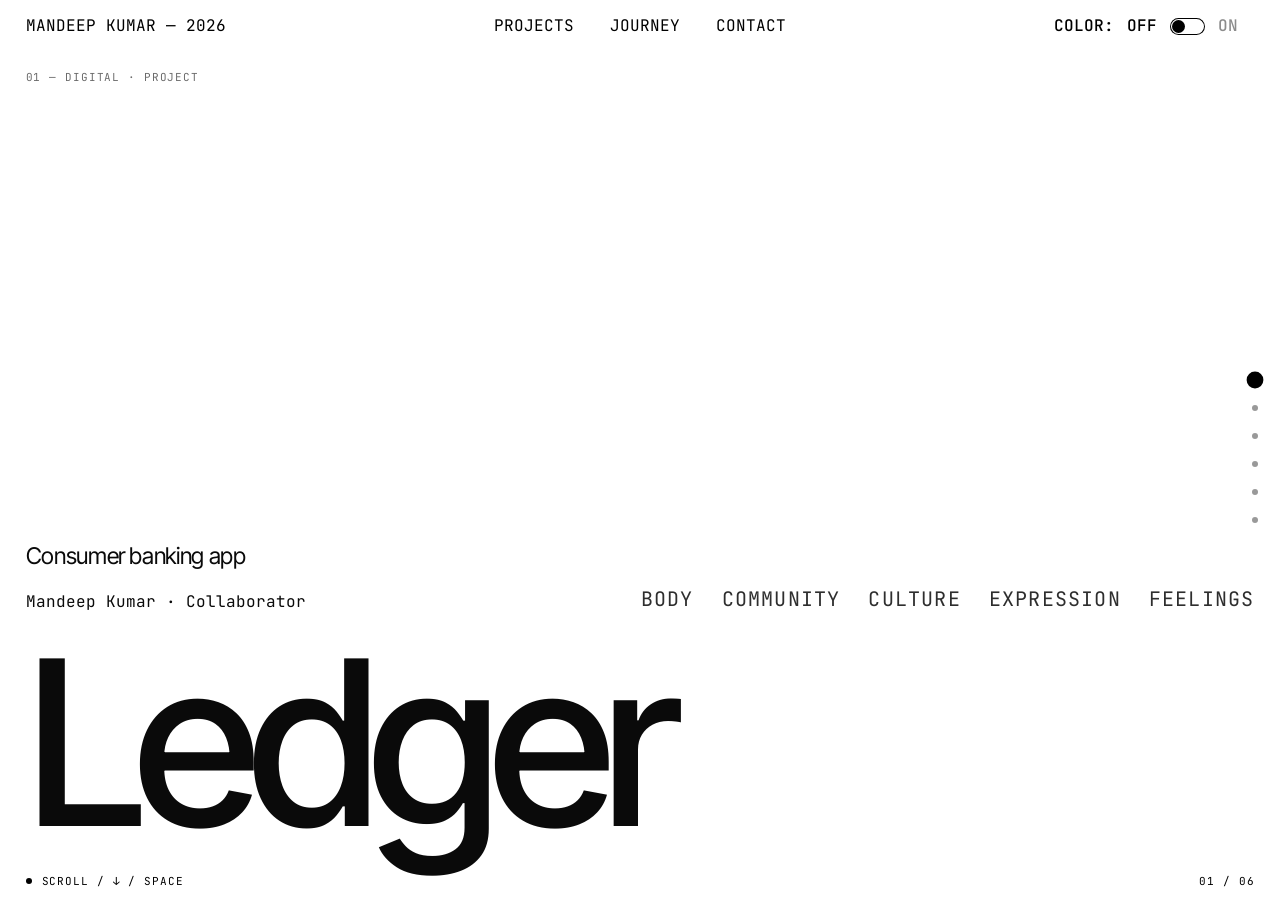
<file: project.html>
<!doctype html>
<html lang="en">
<head>
<meta charset="utf-8" />
<meta name="viewport" content="width=device-width, initial-scale=1" />
<title>Project — Mandeep Kumar</title>
<link rel="preconnect" href="https://fonts.googleapis.com">
<link rel="preconnect" href="https://fonts.gstatic.com" crossorigin>
<link href="https://fonts.googleapis.com/css2?family=Inter+Tight:wght@400;500;600&family=JetBrains+Mono:wght@400;500&family=Dancing+Script:wght@500;600;700&display=swap" rel="stylesheet">
<style>
  :root{
    --bg: #ffffff;
    --fg: #0a0a0a;
    --muted: #6b6b6b;
    --accent: #0a0a0a;
    --line: rgba(10,10,10,0.14);
    --pad-x: clamp(16px, 2vw, 28px);
    --pad-y: clamp(14px, 1.4vw, 22px);
    --header-h: 52px;
    --t: 380ms cubic-bezier(.2,.7,.2,1);
  }
  *{ box-sizing:border-box; margin:0; padding:0; }
  html, body{
    height: 100%;
    background: var(--bg);
    color: var(--fg);
    font-family: "Inter Tight", "Helvetica Neue", Helvetica, Arial, sans-serif;
    -webkit-font-smoothing: antialiased;
    text-rendering: optimizeLegibility;
    overflow: hidden;
    transition: background var(--t), color var(--t);
  }
  a{ color: inherit; text-decoration: none; }
  body.color-on{ --bg: #ffffff; }

  /* ---------------- Header ---------------- */
  header{
    position: fixed; inset: 0 0 auto 0; z-index: 50;
    height: var(--header-h);
    display: grid;
    grid-template-columns: 1fr auto 1fr;
    align-items: center;
    padding: 0 var(--pad-x);
    font-family: "JetBrains Mono", ui-monospace, Menlo, monospace;
    font-size: 16px; line-height: 20px;
    letter-spacing: 0;
    text-transform: uppercase;
    background: transparent;
    mix-blend-mode: difference;
    color: #fff;
  }
  header .site-title{ justify-self: start; }
  header nav{ justify-self: center; display:flex; gap: 14px; align-items: stretch; }
  header nav > a{
    position:relative;
    padding: 4px 10px;
    border: 1px solid transparent;
    cursor: pointer;
    color: inherit;
    background: transparent;
    transition: background .18s ease, color .18s ease, border-color .18s ease;
  }
  header nav > a:hover,
  header nav > a.menu-open{
    background: #fff;
    color: #000;
    border-color: #fff;
    mix-blend-mode: normal;
    isolation: isolate;
  }

  /* Projects nav dropdown — sibling of <header>, JS-positioned */
  .nav-menu{
    position: fixed;
    margin: 0;
    padding: 6px 0;
    list-style: none;
    min-width: 220px;
    background: #0a0a0a;
    color: #fff;
    border: 1px solid #0a0a0a;
    font-family: "JetBrains Mono", ui-monospace, Menlo, monospace;
    font-size: 14px;
    line-height: 1;
    letter-spacing: 0.04em;
    text-transform: uppercase;
    z-index: 80;
  }
  .nav-menu[hidden]{ display: none; }
  .nav-menu li{ list-style: none; }
  .nav-menu a{
    display: flex; justify-content: space-between; align-items: baseline; gap: 18px;
    padding: 11px 16px;
    color: #fff;
    text-decoration: none;
    transition: background .15s ease, color .15s ease;
  }
  .nav-menu a .num{ opacity: .5; font-size: 12px; }
  .nav-menu a:hover,
  .nav-menu a:focus{ background: #fff; color: #0a0a0a; outline: 0; }
  .nav-menu a:hover .num,
  .nav-menu a:focus .num{ opacity: .8; }
  header .right{ justify-self: end; display:flex; align-items:center; gap: 14px; }

  .toggle{
    display:inline-flex; align-items:center; gap: 8px;
    user-select:none; cursor:pointer;
    font-family: "JetBrains Mono", ui-monospace, Menlo, monospace;
    font-size: 16px;
    padding: 4px 10px;
    border: 1px solid transparent;
    line-height: 20px; text-transform: uppercase;
    font-weight: 500;
  }
  .toggle .lbl{ padding: 0 5px; }
  .toggle .lbl.off{ opacity: 1; }
  .toggle .lbl.on{ opacity: .45; }
  body.color-on .toggle .lbl.off{ opacity: .45; }
  body.color-on .toggle .lbl.on{ opacity: 1; }
  .switch{
    position: relative; width: 35px; height: 17px;
    border-radius: 40px;
    background: transparent;
    box-shadow: inset 0 0 0 1px currentColor;
    isolation: isolate;
    transition: background .2s;
  }
  .switch::after{
    content:""; position:absolute; top:2px; left:2px;
    width:13px; height:13px; border-radius:50%;
    background: currentColor;
    transition: transform .24s cubic-bezier(.6,.05,.2,1), background .2s;
  }
  body.color-on .switch{ background: currentColor; }
  body.color-on .switch::after{ transform: translateX(18px); background: #fff; mix-blend-mode: difference; }

  /* ---------------- Paged deck ---------------- */
  .deck{
    position: fixed; inset: 0;
    will-change: transform;
    transition: transform 720ms cubic-bezier(.22,1,.36,1);
  }
  .panel{
    height: 100vh; width: 100vw;
    padding: calc(var(--header-h) + var(--pad-y)) var(--pad-x) var(--pad-y);
    position: relative;
    display: flex; flex-direction: column;
    background: var(--bg);
    transition: background var(--t), color var(--t);
  }
  /* Palette-driven backgrounds from toggle */
  body.color-on .panel{
    background: var(--panel-bg, var(--bg));
    color: var(--panel-fg, var(--fg));
    --muted: var(--panel-muted, #6b6b6b);
  }

  /* Mono foot used across panels (same pattern as .cat .foot) */
  .foot{
    position: absolute; left: var(--pad-x); right: var(--pad-x); top: calc(var(--header-h) + var(--pad-y));
    display: flex; justify-content: space-between; align-items: baseline;
    font-family: "JetBrains Mono", ui-monospace, Menlo, monospace;
    font-size: 11px; letter-spacing: 0.08em; text-transform: uppercase;
    color: var(--muted);
  }
  .foot .idx{ font-variant-numeric: tabular-nums; }

  /* ============ Panel 0: Title ============ */
  .title-panel{
    justify-content: flex-end;
    /* title-h = font-size * line-height (0.86). Used to clear the big title
       so meta-block + topics sit above it instead of overlapping. */
    --title-h: calc(clamp(100px, 18vw, 300px) * 0.86);
  }
  .title-panel .big{
    font-weight: 500;
    font-size: clamp(100px, 18vw, 300px);
    line-height: 0.86;
    letter-spacing: -0.05em;
    padding: 0 0 40px;
    text-wrap: balance;
  }
  .title-panel .meta-block{
    position: absolute;
    left: var(--pad-x);
    bottom: calc(var(--pad-y) + 40px + var(--title-h) + 32px);
    display: flex; flex-direction: column; gap: 4px;
    font-family: "JetBrains Mono", ui-monospace, Menlo, monospace;
    font-size: 16px; line-height: 20px;
    max-width: 50ch;
  }
  .title-panel .meta-block .lede{
    font-family: "Inter Tight", sans-serif;
    font-size: clamp(20px, 1.8vw, 28px);
    letter-spacing: -0.015em;
    line-height: 1.3;
    text-transform: none;
    max-width: 36ch;
    margin-bottom: 16px;
    text-wrap: pretty;
  }
  .title-panel .topics{
    position: absolute;
    right: var(--pad-x);
    bottom: calc(var(--pad-y) + 40px + var(--title-h) + 32px);
    display: flex; flex-direction: row; flex-wrap: wrap;
    justify-content: flex-end; gap: 10px 28px;
    font-family: "JetBrains Mono", ui-monospace, Menlo, monospace;
    font-size: 20px; letter-spacing: 0.06em; text-transform: uppercase;
    text-align: right;
    opacity: .85;
    list-style: none;
    max-width: 50%;
  }

  /* ============ Panel 1: Hero ============ */
  .hero-panel{ padding: calc(var(--header-h)) 0 60px; }
  .hero-panel .foot{ left: var(--pad-x); right: var(--pad-x); top: calc(var(--header-h) + var(--pad-y)); }
  .hero-panel .hero{
    flex: 1; position: relative;
    margin: 60px var(--pad-x) 0;
    background: rgba(10,10,10,0.06);
    overflow: hidden;
    display: grid; place-items: center;
  }
  body.color-on .hero-panel .hero{ background: rgba(0,0,0,0.10); }
  .hero-panel .hero .ghost{
    font-weight: 500;
    font-size: clamp(80px, 14vw, 220px);
    line-height: 1;
    letter-spacing: -0.05em;
    opacity: .18;
    text-align: center;
    padding: 0 8%;
    text-wrap: balance;
    user-select: none;
  }
  .hero-panel .hero .hero-img{
    position: absolute;
    inset: 0;
    width: 100%;
    height: 100%;
    object-fit: contain;
    padding: clamp(16px, 3vw, 40px);
    background: transparent;
  }
  .hero-panel .hero .cap{
    position: absolute; left: 16px; bottom: 14px;
    font-family: "JetBrains Mono", ui-monospace, Menlo, monospace;
    font-size: 11px; letter-spacing: 0.08em; text-transform: uppercase;
    color: var(--muted);
  }

  /* ============ Panel 2: Overview / credits ============ */
  .overview-panel{ justify-content: center; gap: 60px; }
  .overview-panel .stacks{
    display: grid;
    grid-template-columns: 1fr 1fr;
    gap: clamp(24px, 4vw, 80px);
    margin-top: 20px;
  }
  .overview-panel .stacks h3{
    font-family: "JetBrains Mono", ui-monospace, Menlo, monospace;
    font-size: 11px; letter-spacing: 0.08em; text-transform: uppercase;
    color: var(--muted);
    font-weight: 500;
    margin-bottom: 14px;
  }
  .overview-panel .stacks ul{ list-style: none; display: flex; flex-direction: column; gap: 6px; }
  .overview-panel .stacks li{
    font-family: "Inter Tight", sans-serif;
    font-size: clamp(20px, 2.2vw, 34px);
    line-height: 1.1;
    letter-spacing: -0.02em;
    font-weight: 500;
  }
  .overview-panel .lede{
    font-weight: 500;
    font-size: clamp(30px, 4.2vw, 64px);
    line-height: 1.04;
    letter-spacing: -0.025em;
    max-width: 22ch;
    text-wrap: pretty;
  }

  /* ============ Panel 3: Body ============ */
  .body-panel{ justify-content: center; overflow-y: auto; }
  .body-panel::-webkit-scrollbar{ display: none; width: 0; height: 0; }
  .body-panel{ scrollbar-width: none; }
  .body-panel .body-wrap{
    max-width: 70ch;
    margin: 0 auto;
    padding: 20px 0 40px;
  }
  .body-panel h2{
    font-family: "Inter Tight", sans-serif;
    font-weight: 500;
    font-size: clamp(36px, 4.5vw, 72px);
    line-height: 1;
    letter-spacing: -0.035em;
    margin-bottom: 32px;
    text-wrap: balance;
  }
  .body-panel p{
    font-size: clamp(17px, 1.3vw, 20px);
    line-height: 1.55;
    margin-bottom: 1.2em;
    text-wrap: pretty;
  }

  /* ============ Panel 4: Gallery ============ */
  .gallery-panel{ padding: calc(var(--header-h)) 0 60px; }
  .gallery-panel .foot{ top: calc(var(--header-h) + var(--pad-y)); }
  .gallery-panel .grid{
    flex: 1;
    display: grid;
    grid-template-columns: 1fr 1fr;
    gap: 1px;
    margin: 60px var(--pad-x) 0;
    background: var(--line);
  }
  .gallery-panel .tile{
    background: rgba(10,10,10,0.06);
    display: grid; place-items: end start;
    font-family: "JetBrains Mono", ui-monospace, Menlo, monospace;
    font-size: 11px; letter-spacing: 0.08em; text-transform: uppercase;
    color: var(--muted);
    position: relative;
    overflow: hidden;
  }
  body.color-on .gallery-panel .tile{ background: rgba(0,0,0,0.10); }
  .gallery-panel .tile.has-img{
    background-color: #fff;
    background-size: contain;
    background-position: center;
    background-repeat: no-repeat;
  }
  .gallery-panel .tile.has-img{ cursor: zoom-in; transition: filter .2s ease; }
  .gallery-panel .tile.has-img:hover{ filter: brightness(.94); }

  /* Lightbox — full-screen image viewer triggered by clicking a gallery tile */
  .lightbox{
    position: fixed;
    inset: 0;
    z-index: 200;
    background: rgba(10,10,10,.94);
    display: flex;
    flex-direction: column;
    align-items: center;
    justify-content: center;
    padding: clamp(24px, 4vw, 64px);
    opacity: 0;
    pointer-events: none;
    transition: opacity .25s ease;
  }
  .lightbox.open{ opacity: 1; pointer-events: auto; }
  .lightbox .lb-img{
    max-width: 100%;
    max-height: calc(100% - 80px);
    object-fit: contain;
    background: #fff;
  }
  .lightbox .lb-cap{
    margin-top: 18px;
    color: #fff;
    font-family: "JetBrains Mono", ui-monospace, Menlo, monospace;
    font-size: 12px;
    line-height: 1.5;
    letter-spacing: 0.08em;
    text-transform: uppercase;
    text-align: center;
    max-width: 60ch;
  }
  .lightbox .lb-close{
    position: absolute;
    top: 20px;
    right: 24px;
    width: 44px;
    height: 44px;
    background: transparent;
    border: 1px solid #fff;
    color: #fff;
    cursor: pointer;
    font-family: "JetBrains Mono", ui-monospace, Menlo, monospace;
    font-size: 22px;
    line-height: 1;
    transition: background .18s ease, color .18s ease;
  }
  .lightbox .lb-close:hover{ background: #fff; color: #0a0a0a; }
  .gallery-panel .tile .t-cap{
    padding: 10px 12px;
    background: rgba(10,10,10,.78);
    color: #fff;
    font-family: "JetBrains Mono", ui-monospace, Menlo, monospace;
    font-size: 11px; letter-spacing: 0.08em; text-transform: uppercase;
    line-height: 1.2;
    max-width: 80%;
  }
  .gallery-panel .tile:not(.has-img) .t-cap{
    background: transparent; color: var(--muted); padding: 12px;
  }

  /* ============ Panel 5: Project carousel ============ */
  .next-panel{
    justify-content: center;
    align-items: stretch;
    gap: clamp(32px, 5vw, 72px);
  }
  .next-panel .foot{ justify-content: flex-end; overflow: visible; }
  /* Category dropdown (replaces the plain label) */
  .cat-menu{ position: relative; }
  .cat-trigger{
    background: transparent;
    border: 1px solid transparent;
    color: inherit;
    font-family: "JetBrains Mono", ui-monospace, Menlo, monospace;
    font-size: 22px;
    letter-spacing: 0.08em;
    text-transform: uppercase;
    line-height: 1;
    padding: 6px 12px;
    cursor: pointer;
    display: inline-flex; align-items: center; gap: 10px;
    transition: background .18s ease, color .18s ease, border-color .18s ease;
  }
  .cat-trigger .caret{
    display: inline-block;
    width: 0; height: 0;
    border-left: 5px solid transparent;
    border-right: 5px solid transparent;
    border-top: 6px solid currentColor;
    transition: transform .2s ease;
  }
  .cat-menu.open .cat-trigger .caret{ transform: rotate(180deg); }
  .cat-trigger:hover,
  .cat-menu.open .cat-trigger{
    background: var(--fg);
    color: var(--bg);
    border-color: var(--fg);
  }
  body.color-on .cat-trigger:hover,
  body.color-on .cat-menu.open .cat-trigger{
    background: var(--panel-fg, var(--fg));
    color: var(--panel-bg, var(--bg));
    border-color: var(--panel-fg, var(--fg));
  }
  .cat-drop{
    position: absolute;
    top: calc(100% + 6px);
    right: 0;
    min-width: 220px;
    list-style: none;
    padding: 0;
    margin: 0;
    background: var(--bg);
    color: var(--fg);
    border: 1px solid currentColor;
    font-family: "JetBrains Mono", ui-monospace, Menlo, monospace;
    font-size: 18px;
    letter-spacing: 0.06em;
    text-transform: uppercase;
    line-height: 1;
    z-index: 60;
  }
  body.color-on .cat-drop{
    background: var(--panel-bg, var(--bg));
    color: var(--panel-fg, var(--fg));
  }
  .cat-drop[hidden]{ display: none; }
  .cat-drop li{
    padding: 14px 18px;
    cursor: pointer;
    display: flex; justify-content: space-between; align-items: baseline; gap: 24px;
    transition: background .15s ease, color .15s ease;
  }
  .cat-drop li .num{ opacity: .55; font-size: 13px; }
  .cat-drop li:hover,
  .cat-drop li.current{
    background: var(--fg);
    color: var(--bg);
  }
  body.color-on .cat-drop li:hover,
  body.color-on .cat-drop li.current{
    background: var(--panel-fg, var(--fg));
    color: var(--panel-bg, var(--bg));
  }
  .cat-drop li:hover .num,
  .cat-drop li.current .num{ opacity: .8; }
  .next-panel .car-row{
    display: grid;
    grid-template-columns: auto 1fr auto;
    align-items: center;
    gap: clamp(24px, 4vw, 72px);
    width: 100%;
    max-width: clamp(640px, 68vw, 1040px);
    margin: 0 auto;
    padding: 0 clamp(12px, 2vw, 32px);
  }
  .next-panel .car-btn{
    border: 1px solid currentColor;
    background: transparent;
    color: inherit;
    width: clamp(56px, 6vw, 88px);
    height: clamp(56px, 6vw, 88px);
    display: grid; place-items: center;
    font-family: "JetBrains Mono", ui-monospace, Menlo, monospace;
    font-size: clamp(22px, 2.4vw, 36px);
    line-height: 1;
    cursor: pointer;
    transition: background .2s ease, color .2s ease;
  }
  .next-panel .car-btn:hover{ background: var(--fg); color: var(--bg); }
  body.color-on .next-panel .car-btn:hover{
    background: var(--panel-fg, var(--fg));
    color: var(--panel-bg, var(--bg));
  }
  .next-panel .car-center{
    display: flex; flex-direction: column; align-items: center; gap: 16px;
    text-align: center;
    cursor: pointer;
    user-select: none;
  }
  .next-panel .car-label{
    font-family: "JetBrains Mono", ui-monospace, Menlo, monospace;
    font-size: 11px; letter-spacing: 0.08em; text-transform: uppercase;
    color: var(--muted);
  }
  .next-panel .car-title{
    font-weight: 500;
    font-size: clamp(64px, 11vw, 180px);
    line-height: 0.9;
    letter-spacing: -0.045em;
    transition: opacity .28s ease, transform .28s cubic-bezier(.2,.7,.2,1);
  }
  .next-panel .car-center:hover .car-title{ opacity: .65; transform: translateY(-4px); }
  .next-panel .car-center.flip .car-title,
  .next-panel .car-center.flip .car-lede{ opacity: 0; transform: translateY(6px); }
  .next-panel .car-lede{
    font-family: "JetBrains Mono", ui-monospace, Menlo, monospace;
    font-size: 14px; letter-spacing: 0.04em; text-transform: uppercase;
    color: var(--muted);
    transition: opacity .28s ease, transform .28s cubic-bezier(.2,.7,.2,1);
  }
  .next-panel .car-pager{
    display: flex; gap: 12px;
    justify-content: center; align-items: center;
  }
  .next-panel .car-pager button{
    background: transparent; border: 0; padding: 6px; cursor: pointer;
    display: grid; place-items: center;
    color: inherit;
  }
  .next-panel .car-pager .dot{
    display: block;
    width: 7px; height: 7px; border-radius: 50%;
    background: currentColor;
    opacity: .25;
    transition: opacity .2s ease, transform .2s ease;
  }
  .next-panel .car-pager button.on .dot{ opacity: 1; transform: scale(1.5); }
  .next-panel .car-pager button:hover .dot{ opacity: .7; }

  /* ---------------- Page indicator (right) ---------------- */
  .pager{
    position: fixed; right: 16px; top: 50%; transform: translateY(-50%);
    display: flex; flex-direction: column; gap: 10px; z-index: 40;
    mix-blend-mode: difference;
  }
  .pager button{
    width: 18px; height: 18px; border: 0; background: transparent; cursor: pointer;
    display: grid; place-items: center;
  }
  .pager button span{
    display:block; width: 6px; height: 6px; border-radius: 50%;
    background: #fff; opacity: .4; transition: opacity .2s, transform .2s;
  }
  .pager button.active span{ opacity: 1; transform: scale(2.8); }
  .pager button:hover span{ opacity: .9; }

  /* ---------------- Bottom bar ---------------- */
  .bottombar{
    position: fixed; bottom: 0; left: 0; right: 0; z-index: 45;
    display: flex; justify-content: space-between; align-items: center;
    padding: 12px var(--pad-x);
    font-family: "JetBrains Mono", ui-monospace, Menlo, monospace;
    font-size: 11px; letter-spacing: 0.08em; text-transform: uppercase;
    mix-blend-mode: difference; color: #fff;
    pointer-events: none;
  }
  .bottombar .scroll-hint{ display:flex; align-items:center; gap: 10px; }
  .bottombar .dot{
    width: 6px; height: 6px; background: currentColor; border-radius: 50%;
    animation: blip 1.6s ease-in-out infinite;
  }
  @keyframes blip { 50% { opacity: .35; } }

  @media (max-width: 720px){
    header nav{ display: none; }
    .title-panel .big{ font-size: clamp(60px, 18vw, 140px); }
    .title-panel .topics{ display: none; }
    .overview-panel .stacks{ grid-template-columns: 1fr; }
    .gallery-panel .grid{ grid-template-columns: 1fr; }
  }
</style>
</head>
<body>

<header>
  <div class="site-title"><a href="index.html" id="homeLink">Mandeep Kumar — 2026</a></div>
  <nav>
    <a href="index.html" data-cat-go="1" class="nav-trigger" id="projectsTrigger" aria-haspopup="true" aria-controls="projectsMenu">Projects</a>
    <a href="index.html#about" data-cat-go="7">Journey</a>
    <a href="index.html#contact" data-cat-go="8">Contact</a>
  </nav>
  <div class="right">
    <label class="toggle" id="toggle">
      <span>Color:</span>
      <span class="lbl off">Off</span>
      <span class="switch" aria-hidden="true"></span>
      <span class="lbl on">On</span>
    </label>
  </div>
</header>

<div class="deck" id="deck">

  <!-- 0: Title -->
  <section class="panel title-panel">
    <div class="foot">
      <span class="idx" id="footIdx">01 — Digital · Project</span>
    </div>
    <div class="meta-block">
      <p class="lede" id="projLede">A deep dive to understand people.</p>
      <span id="projAuthors">Mandeep Kumar · Collaborator</span>
    </div>
    <ul class="topics" id="projTopics">
      <li>Body</li><li>Community</li><li>Culture</li><li>Expression</li><li>Feelings</li>
    </ul>
    <div class="big" id="projTitle">Skinn</div>
  </section>

  <!-- 1: Hero -->
  <section class="panel hero-panel">
    <div class="foot">
      <span class="idx">Hero · Cover</span>
      <span>1695 × 967</span>
    </div>
    <div class="hero">
      <img class="hero-img" id="heroImg" alt="" hidden>
      <div class="ghost" id="heroGhost">Skinn</div>
      <div class="cap" id="heroCap">Image placeholder · replace with artwork</div>
    </div>
  </section>

  <!-- 2: Overview -->
  <section class="panel overview-panel">
    <div class="foot">
      <span class="idx">Overview · Credits</span>
      <span>02 / 06</span>
    </div>
    <p class="lede" id="overviewLede">An honest and in-depth understanding of human conditions and feelings from different perspectives.</p>
    <div class="stacks">
      <div>
        <h3>Team</h3>
        <ul id="teamList">
          <li>Mandeep Kumar</li>
          <li>Collaborator</li>
        </ul>
      </div>
      <div>
        <h3>Scope</h3>
        <ul id="scopeList">
          <li>Editorial Design</li>
          <li>Art Direction</li>
          <li>Typography</li>
        </ul>
      </div>
    </div>
  </section>

  <!-- 3: Body -->
  <section class="panel body-panel">
    <div class="foot">
      <span class="idx">Body</span>
      <span>03 / 06</span>
    </div>
    <div class="body-wrap">
      <h2 id="bodyHead">The project in long form.</h2>
      <p id="bodyP1">This project focuses on skin — our containers as human beings — and investigates it by digging deep into related topics like "Touch", "Difference" and "Change". Showing different aspects of the topic from a literal and also emotional point of view while creating empathy.</p>
      <p id="bodyP2">Research was grounded in first-person interviews and long-form observation. The visual language draws from tactile materials — grain, weave, porous surfaces — translated into type and grid decisions.</p>
      <p id="bodyP3">A sincere and intimate magazine that the reader would find a piece of themselves in — feeling understood, connected, and seen. Every page is a conversation between the reader and the body they inhabit.</p>
    </div>
  </section>

  <!-- 4: Gallery -->
  <section class="panel gallery-panel">
    <div class="foot">
      <span class="idx">Process · Gallery</span>
      <span>04 / 06</span>
    </div>
    <div class="grid" id="galleryGrid">
      <div class="tile" data-i="0"><span class="t-cap">Spread 01</span></div>
      <div class="tile" data-i="1"><span class="t-cap">Spread 02</span></div>
      <div class="tile" data-i="2"><span class="t-cap">Spread 03</span></div>
      <div class="tile" data-i="3"><span class="t-cap">Spread 04</span></div>
    </div>
  </section>

  <!-- 5: Project carousel -->
  <section class="panel next-panel" id="nextPanel">
    <div class="foot">
      <div class="cat-menu" id="catMenu">
        <button type="button" class="cat-trigger" id="carCat" aria-haspopup="listbox" aria-expanded="false">
          <span class="cat-label">→ Digital</span>
          <span class="caret" aria-hidden="true"></span>
        </button>
        <ul class="cat-drop" id="catDrop" role="listbox" hidden></ul>
      </div>
    </div>
    <div class="car-row">
      <button class="car-btn" id="carPrev" aria-label="Previous project">←</button>
      <div class="car-center" id="carCenter" role="link" tabindex="0">
        <div class="car-label">Go to project</div>
        <div class="car-title" id="carTitle">Ledger</div>
        <div class="car-lede" id="carLede">Consumer banking app</div>
      </div>
      <button class="car-btn" id="carNext" aria-label="Next project">→</button>
    </div>
    <div class="car-pager" id="carPager"></div>
  </section>

</div>

<!-- Projects category dropdown — sibling of <header> to escape difference blend -->
<ul class="nav-menu" id="projectsMenu" role="menu" hidden>
  <li><a href="index.html" data-cat-go="1">Digital<span class="num">01</span></a></li>
  <li><a href="index.html" data-cat-go="2">Identity<span class="num">02</span></a></li>
  <li><a href="index.html" data-cat-go="3">Print<span class="num">03</span></a></li>
  <li><a href="index.html" data-cat-go="4">Motion<span class="num">04</span></a></li>
  <li><a href="index.html" data-cat-go="5">Experiments<span class="num">05</span></a></li>
  <li><a href="index.html" data-cat-go="6">Operations<span class="num">06</span></a></li>
</ul>

<!-- Lightbox for gallery tile click-through -->
<div class="lightbox" id="lightbox" role="dialog" aria-modal="true" aria-hidden="true">
  <button type="button" class="lb-close" id="lbClose" aria-label="Close">×</button>
  <img class="lb-img" id="lbImg" alt="">
  <div class="lb-cap" id="lbCap"></div>
</div>

<aside class="pager" id="pager" aria-label="Page navigation"></aside>

<div class="bottombar">
  <span class="scroll-hint"><span class="dot"></span> Scroll / ↓ / Space</span>
  <span id="counter">01 / 06</span>
</div>

<script>
  // Site-title → always land on index.html's intro panel (01)
  document.getElementById('homeLink').addEventListener('click', (e) => {
    e.preventDefault();
    localStorage.setItem('panel-idx', '0');
    sessionStorage.removeItem('proj-panel-idx');
    location.href = 'index.html';
  });

  // Nav dropdown / category links → set Portfolio panel index then navigate
  document.querySelectorAll('[data-cat-go]').forEach(a => {
    a.addEventListener('click', (e) => {
      e.preventDefault();
      localStorage.setItem('panel-idx', a.dataset.catGo);
      sessionStorage.removeItem('proj-panel-idx');
      location.href = 'index.html';
    });
  });

  // ---------- Projects nav dropdown (hover-revealed) ----------
  (() => {
    const trigger = document.getElementById('projectsTrigger');
    const menu = document.getElementById('projectsMenu');
    if (!trigger || !menu) return;
    let hideTimer;
    function position(){
      const r = trigger.getBoundingClientRect();
      menu.style.top = r.bottom + 4 + 'px';
      menu.style.left = r.left + 'px';
    }
    function show(){
      clearTimeout(hideTimer);
      position();
      menu.hidden = false;
      trigger.classList.add('menu-open');
    }
    function hide(){
      hideTimer = setTimeout(() => {
        menu.hidden = true;
        trigger.classList.remove('menu-open');
      }, 140);
    }
    trigger.addEventListener('mouseenter', show);
    trigger.addEventListener('mouseleave', hide);
    trigger.addEventListener('focus', show);
    trigger.addEventListener('blur', hide);
    menu.addEventListener('mouseenter', () => clearTimeout(hideTimer));
    menu.addEventListener('mouseleave', hide);
    window.addEventListener('resize', () => { if (!menu.hidden) position(); });
  })();

  // ---------- Per-project rich content. Projects not listed here fall back to
  // their catData entry (title + short lede only). ----------
  const projectDetails = {
    Brandix: {
      cat: 'Operations',
      catIx: '06',
      topics: ['Finishing','Layout','Storage','Throughput','Lean'],
      authors: 'Brandix Apparel India · Unit-III · Visakhapatnam · Jun–Jul 2025',
      hero: {
        img: 'assets/brandix/hero.svg',
        cap: 'Brandix Apparel India · Unit-III · Visakhapatnam · Floor plan',
      },
      overview: {
        lede: 'Apparel production internship on the finishing floor of Brandix Apparel India — diagnosing and eliminating operational inefficiencies to boost throughput and cut waste.',
        team: ['Mandeep Kumar · Production Intern','Brandix Unit-III · Visakhapatnam','NIFT Delhi · Supervision'],
        scope: ['Finishing-floor redesign','Modular storage system','Workflow re-routing','Workforce re-allocation'],
      },
      body: {
        head: 'Six weeks on a 6,500 sq.ft finishing floor — rewriting the flow, the storage, and the headcount.',
        p1: 'Brandix Apparel India Pvt. Ltd. is Sri Lanka\'s largest apparel exporter and one of Asia\'s top ten garment manufacturers. Unit-III in Visakhapatnam stitches innerwear and loungewear for Uniqlo under a Japanese READ & REACT model, where lead times collapse from 60 days to 20 and nothing forgives a bottleneck. The brief was narrow and sharp: diagnose and eliminate operational inefficiencies across the finishing floor to boost throughput and reduce waste.',
        p2: 'The finishing area covered 6,500 sq.ft and 200-plus workers, with only 32 packing workstations and ad-hoc floor storage that masked a chronic traceability problem — roughly 4,500 pieces vanishing into the floor every week. The redesign attacked three levers in parallel: the physical layout (eliminate non-value-adding motion, scale to 55 workstations), the storage system (replace floor piles with a modular rack managing 20+ styles, colours, sizes, and bulk patterns), and the workforce (consolidate handling roles so the same floor runs leaner).',
        p3: 'The rerouted floor traffic and new modular storage cut material-handling time by 30% and lifted daily packing capacity by 38%, scaling output from 65,000 to 90,000 pieces a day. Material handlers dropped from 100 to 75 — a 25% reduction without losing throughput — and the traceability gap closed almost entirely: lost pieces fell from 4,500 to 300 per week, a 93% reduction. The finishing floor that used to eat its own count now tells the truth, shift after shift.',
      },
      gallery: [
        { img: 'assets/brandix/finishing-before.svg', cap: 'Finishing layout · Before (32 stations, ad-hoc storage)' },
        { img: 'assets/brandix/finishing-after.svg',  cap: 'Finishing layout · After (55 stations, structured zones)' },
        { img: 'assets/brandix/modular-rack.svg',     cap: 'Modular rack system · All products · colours · styles' },
        { img: 'assets/brandix/pull-system.svg',      cap: 'Pull-system solution · DO-per-country, two-shift flow' },
      ],
    },
  };

  function applyProjectDetails(title){
    const d = projectDetails[title];
    if (!d) return;

    // Topics (comma-separated pills at the top-right of the title panel)
    const topicsEl = document.getElementById('projTopics');
    if (d.topics && topicsEl) {
      topicsEl.innerHTML = d.topics.map(t => `<li>${t}</li>`).join('');
    }

    // Authors / credits line under the lede in the title panel
    const authorsEl = document.getElementById('projAuthors');
    if (d.authors && authorsEl) authorsEl.textContent = d.authors;

    // Hero image — hide the ghost text, show the real artwork
    if (d.hero) {
      const heroImg = document.getElementById('heroImg');
      const heroGhost = document.getElementById('heroGhost');
      const heroCap = document.getElementById('heroCap');
      if (d.hero.img && heroImg) {
        heroImg.src = d.hero.img;
        heroImg.alt = title + ' — cover';
        heroImg.hidden = false;
        if (heroGhost) heroGhost.hidden = true;
      }
      if (d.hero.cap && heroCap) heroCap.textContent = d.hero.cap;
    }

    // Overview panel — replace lede and rebuild the team + scope lists
    if (d.overview) {
      const o = d.overview;
      const lede = document.getElementById('overviewLede');
      if (o.lede && lede) lede.textContent = o.lede;
      if (o.team) document.getElementById('teamList').innerHTML = o.team.map(n => `<li>${n}</li>`).join('');
      if (o.scope) document.getElementById('scopeList').innerHTML = o.scope.map(n => `<li>${n}</li>`).join('');
    }

    // Body panel — long-form narrative
    if (d.body) {
      const b = d.body;
      if (b.head) document.getElementById('bodyHead').textContent = b.head;
      if (b.p1) document.getElementById('bodyP1').textContent = b.p1;
      if (b.p2) document.getElementById('bodyP2').textContent = b.p2;
      if (b.p3) document.getElementById('bodyP3').textContent = b.p3;
    }

    // Gallery — paint each tile with a real image + caption, and wire click → lightbox
    if (d.gallery && d.gallery.length) {
      const grid = document.getElementById('galleryGrid');
      const tiles = grid.querySelectorAll('.tile');
      tiles.forEach((tile, i) => {
        const item = d.gallery[i];
        if (!item) return;
        tile.classList.add('has-img');
        tile.style.backgroundImage = `url(${item.img})`;
        tile.dataset.src = item.img;
        tile.dataset.cap = item.cap || '';
        tile.setAttribute('role', 'button');
        tile.setAttribute('tabindex', '0');
        tile.addEventListener('click', () => openLightbox(item.img, item.cap || ''));
        tile.addEventListener('keydown', (e) => {
          if (e.key === 'Enter' || e.key === ' ') { e.preventDefault(); openLightbox(item.img, item.cap || ''); }
        });
        const cap = tile.querySelector('.t-cap');
        if (cap) cap.textContent = item.cap || '';
      });
    }
  }

  // ---------- Lightbox (full-screen tile viewer) ----------
  const lightbox = document.getElementById('lightbox');
  const lbImg = document.getElementById('lbImg');
  const lbCap = document.getElementById('lbCap');
  function openLightbox(src, caption){
    lbImg.src = src;
    lbImg.alt = caption || '';
    lbCap.textContent = caption || '';
    lightbox.classList.add('open');
    lightbox.setAttribute('aria-hidden', 'false');
  }
  function closeLightbox(){
    lightbox.classList.remove('open');
    lightbox.setAttribute('aria-hidden', 'true');
    // Clear src so a re-open re-triggers a load (and frees memory)
    setTimeout(() => { if (!lightbox.classList.contains('open')) lbImg.src = ''; }, 250);
  }
  document.getElementById('lbClose').addEventListener('click', closeLightbox);
  lightbox.addEventListener('click', (e) => { if (e.target === lightbox) closeLightbox(); });
  window.addEventListener('keydown', (e) => {
    if (e.key === 'Escape' && lightbox.classList.contains('open')) closeLightbox();
  });

  // ---------- Shared category data (mirrors index.html) ----------
  const catData = {
    Digital:     { idx: '01', projects: [['Ledger','Consumer banking app'], ['Pulse','Internal ops dashboard'], ['Harbor','Marketplace redesign']] },
    Identity:    { idx: '02', projects: [['Slowmail','Brand system'], ['Halcyon','Label identity'], ['Kiln','Coffee packaging']] },
    Print:       { idx: '03', projects: [['Iss03','Independent magazine'], ['Parallel','Photo book']] },
    Motion:      { idx: '04', projects: [['Titles','Short film sequence'], ['Loops','Generative studies'], ['Reveal','Halcyon brand']] },
    Experiments: { idx: '05', projects: [['Weather','As typography'], ['Paper','Calculator'], ['Tiny','Text editor'], ['Grid','Generator'], ['Sound','Reactive posters']] },
    Operations:  { idx: '06', projects: [['Brandix','Apparel production internship'], ['Signal','Metrics framework']] },
  };

  // ---------- URL params → current project ----------
  const params = new URLSearchParams(location.search);
  const cat = catData[params.get('cat')] ? params.get('cat') : 'Digital';
  const catInfo = catData[cat];
  const projects = catInfo.projects;
  const catIx = catInfo.idx;

  const urlTitle = params.get('title');
  let currentIdx = projects.findIndex(p => p[0] === urlTitle);
  if (currentIdx < 0) currentIdx = 0;
  const current = projects[currentIdx];
  const title = current[0];
  const lede = params.get('lede') || current[1];

  document.title = title + ' — Mandeep Kumar';
  document.getElementById('projTitle').textContent = title;
  document.getElementById('heroGhost').textContent = title;
  document.getElementById('footIdx').textContent = `${catIx} — ${cat} · Project`;
  document.getElementById('projLede').textContent = lede;

  // Override defaults with per-project rich content when available
  applyProjectDetails(title);

  // ---------- Project carousel (panel 6) ----------
  const catMenu = document.getElementById('catMenu');
  const carCat = document.getElementById('carCat');
  const catDrop = document.getElementById('catDrop');
  const carCenter = document.getElementById('carCenter');
  const carTitle = document.getElementById('carTitle');
  const carLede = document.getElementById('carLede');
  const carPager = document.getElementById('carPager');
  carCat.querySelector('.cat-label').textContent = '→ ' + cat;

  // Category dropdown — jump to any category's first project
  Object.entries(catData).forEach(([name, info]) => {
    const li = document.createElement('li');
    li.setAttribute('role', 'option');
    li.innerHTML = `<span>${name}</span><span class="num">${info.idx}</span>`;
    if (name === cat) li.classList.add('current');
    li.addEventListener('click', (e) => {
      e.stopPropagation();
      if (name === cat){ closeMenu(); return; }
      const firstProj = info.projects[0][0];
      const qp = new URLSearchParams({ cat: name, title: firstProj });
      sessionStorage.removeItem('proj-panel-idx');
      location.href = `project.html?${qp.toString()}`;
    });
    catDrop.appendChild(li);
  });

  function openMenu(){
    catDrop.hidden = false;
    catMenu.classList.add('open');
    carCat.setAttribute('aria-expanded', 'true');
  }
  function closeMenu(){
    catDrop.hidden = true;
    catMenu.classList.remove('open');
    carCat.setAttribute('aria-expanded', 'false');
  }
  carCat.addEventListener('click', (e) => {
    e.stopPropagation();
    catMenu.classList.contains('open') ? closeMenu() : openMenu();
  });
  document.addEventListener('click', (e) => {
    if (catMenu.classList.contains('open') && !catMenu.contains(e.target)) closeMenu();
  });
  window.addEventListener('keydown', (e) => {
    if (e.key === 'Escape' && catMenu.classList.contains('open')){ e.preventDefault(); closeMenu(); }
  });

  // Start the carousel on the project AFTER the one currently being viewed
  let carIdx = (currentIdx + 1) % projects.length;

  function renderCarousel(animate){
    const p = projects[carIdx];
    const paint = () => {
      carTitle.textContent = p[0];
      carLede.textContent = p[1];
      [...carPager.children].forEach((b, i) => b.classList.toggle('on', i === carIdx));
    };
    if (animate){
      carCenter.classList.add('flip');
      setTimeout(() => {
        paint();
        carCenter.classList.remove('flip');
      }, 180);
    } else {
      paint();
    }
  }

  // Build pager dots — one per project in the category
  projects.forEach((p, i) => {
    const b = document.createElement('button');
    b.innerHTML = '<span class="dot"></span>';
    b.setAttribute('aria-label', 'Show ' + p[0]);
    b.addEventListener('click', (e) => {
      e.stopPropagation();
      if (i === carIdx) return;
      carIdx = i;
      renderCarousel(true);
    });
    carPager.appendChild(b);
  });

  renderCarousel(false);

  function goToProject(newTitle){
    const qp = new URLSearchParams({ cat, title: newTitle });
    sessionStorage.removeItem('proj-panel-idx');
    location.href = `project.html?${qp.toString()}`;
  }

  document.getElementById('carPrev').addEventListener('click', (e) => {
    e.stopPropagation();
    carIdx = (carIdx - 1 + projects.length) % projects.length;
    renderCarousel(true);
  });
  document.getElementById('carNext').addEventListener('click', (e) => {
    e.stopPropagation();
    carIdx = (carIdx + 1) % projects.length;
    renderCarousel(true);
  });
  carCenter.addEventListener('click', () => goToProject(projects[carIdx][0]));
  carCenter.addEventListener('keydown', (e) => {
    if (e.key === 'Enter' || e.key === ' '){ e.preventDefault(); goToProject(projects[carIdx][0]); }
  });

  // ---------- Paged deck ----------
  const deck = document.getElementById('deck');
  const panels = Array.from(document.querySelectorAll('.panel'));
  const pager = document.getElementById('pager');
  const counter = document.getElementById('counter');
  const toggle = document.getElementById('toggle');

  let idx = 0;
  const total = panels.length;

  panels.forEach((_, i) => {
    const b = document.createElement('button');
    b.innerHTML = '<span></span>';
    b.setAttribute('aria-label', 'Go to panel ' + (i+1));
    b.addEventListener('click', () => go(i));
    pager.appendChild(b);
  });
  const pagerBtns = Array.from(pager.children);

  function render(){
    deck.style.transform = `translateY(${-idx * 100}vh)`;
    pagerBtns.forEach((b,i)=> b.classList.toggle('active', i===idx));
    counter.textContent = String(idx+1).padStart(2,'0') + ' / ' + String(total).padStart(2,'0');
    sessionStorage.setItem('proj-panel-idx', idx);
  }
  function go(n){ idx = Math.max(0, Math.min(total-1, n)); render(); }

  const saved = parseInt(sessionStorage.getItem('proj-panel-idx') || '0', 10);
  if (!isNaN(saved)) idx = Math.max(0, Math.min(total-1, saved));
  render();

  // Wheel
  let locked = false;
  window.addEventListener('wheel', (e) => {
    // allow inner scroll on .body-panel when content overflows
    const onBody = e.target.closest('.body-panel');
    if (onBody){
      const el = onBody;
      const atTop = el.scrollTop <= 0;
      const atBot = el.scrollTop + el.clientHeight >= el.scrollHeight - 1;
      if ((e.deltaY > 0 && !atBot) || (e.deltaY < 0 && !atTop)) return;
    }
    if (locked) return;
    if (Math.abs(e.deltaY) < 12) return;
    locked = true;
    go(idx + (e.deltaY > 0 ? 1 : -1));
    setTimeout(()=> locked = false, 720);
  }, { passive: true });

  // Keyboard
  window.addEventListener('keydown', (e) => {
    if (['ArrowDown','PageDown',' '].includes(e.key)){ e.preventDefault(); go(idx+1); }
    if (['ArrowUp','PageUp'].includes(e.key)){ e.preventDefault(); go(idx-1); }
    if (e.key === 'Home'){ go(0); }
    if (e.key === 'End'){ go(total-1); }
    if (e.key === 'Escape'){ history.length > 1 ? history.back() : location.href = 'index.html'; }
  });

  // Touch
  let touchY = null;
  window.addEventListener('touchstart', (e) => { touchY = e.touches[0].clientY; }, {passive:true});
  window.addEventListener('touchend', (e) => {
    if (touchY == null) return;
    const dy = touchY - e.changedTouches[0].clientY;
    if (Math.abs(dy) > 40) go(idx + (dy > 0 ? 1 : -1));
    touchY = null;
  });

  // ---------- Color toggle (matches Portfolio) ----------
  const palettes = [
    [['#efe9d9','#0a0a0a'], ['#ff2d1f','#ffffff'], ['#1f3bff','#ffffff'], ['#efe9d9','#0a0a0a'], ['#c8ea4a','#0a0a0a'], ['#ff9cc8','#0a0a0a'], ['#0a0a0a','#ffffff']],
    [['#fff25a','#0a0a0a'], ['#0a0a0a','#fff25a'], ['#ff5a1f','#ffffff'], ['#2b2bff','#ffffff'], ['#eaffc8','#0a0a0a'], ['#ff2d78','#ffffff'], ['#ffffff','#0a0a0a']],
    [['#f3ede3','#0a0a0a'], ['#e8d8ff','#0a0a0a'], ['#cfe6ff','#0a0a0a'], ['#ffe4c7','#0a0a0a'], ['#d6f0d3','#0a0a0a'], ['#ffd6e1','#0a0a0a'], ['#e6e2d8','#0a0a0a']],
    [['#1f3bff','#ffffff'], ['#ff2d1f','#ffffff'], ['#00a859','#ffffff'], ['#ffcc00','#0a0a0a'], ['#ff5fa2','#ffffff'], ['#7a00ff','#ffffff'], ['#0a0a0a','#ffffff']],
    [['#ffffff','#0a0a0a'], ['#0a0a0a','#ffffff'], ['#ffffff','#0a0a0a'], ['#0a0a0a','#ffffff'], ['#ffffff','#0a0a0a'], ['#0a0a0a','#ffffff'], ['#ffffff','#0a0a0a']],
  ];
  let paletteIdx = parseInt(localStorage.getItem('palette-idx') || '-1', 10);

  function applyPalette(){
    if (paletteIdx < 0) return;
    const pal = palettes[paletteIdx % palettes.length];
    panels.forEach((p, i) => {
      const [bg, fg] = pal[i % pal.length];
      p.style.setProperty('--panel-bg', bg);
      p.style.setProperty('--panel-fg', fg);
      p.style.setProperty('--panel-muted', fg === '#ffffff' ? 'rgba(255,255,255,.7)' : 'rgba(10,10,10,.55)');
    });
  }

  if (localStorage.getItem('color-mode') === 'on' && paletteIdx >= 0) {
    document.body.classList.add('color-on');
    applyPalette();
  }

  toggle.addEventListener('click', (e) => {
    e.stopPropagation();
    // Binary ON/OFF. Each OFF → ON transition advances to the next palette.
    if (document.body.classList.contains('color-on')) {
      document.body.classList.remove('color-on');
      localStorage.setItem('color-mode', 'off');
    } else {
      paletteIdx = (Math.max(paletteIdx, -1) + 1) % palettes.length;
      document.body.classList.add('color-on');
      applyPalette();
      localStorage.setItem('palette-idx', paletteIdx);
      localStorage.setItem('color-mode', 'on');
    }
  });

  toggle.addEventListener('contextmenu', (e) => {
    e.preventDefault();
    document.body.classList.remove('color-on');
    paletteIdx = -1;
    localStorage.setItem('color-mode', 'off');
    localStorage.setItem('palette-idx', '-1');
  });
</script>

</body>
</html>
</file>
